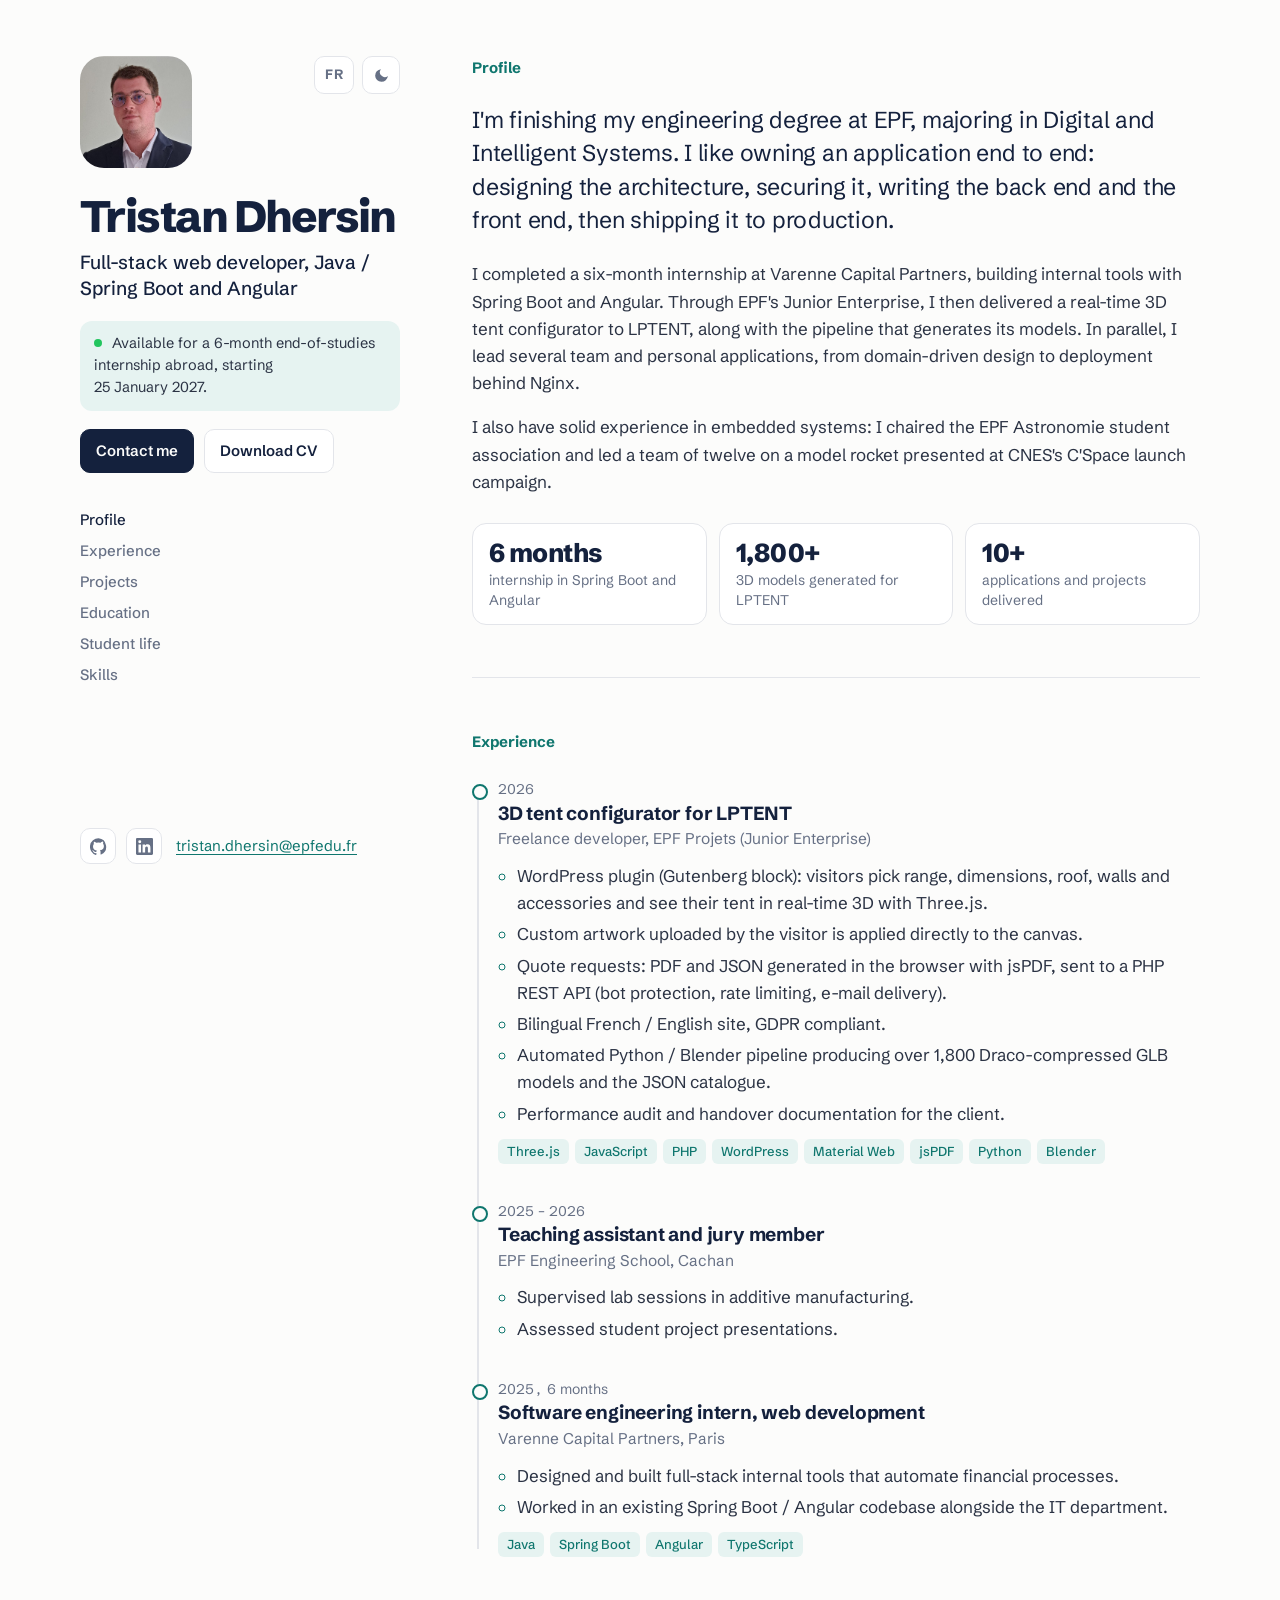
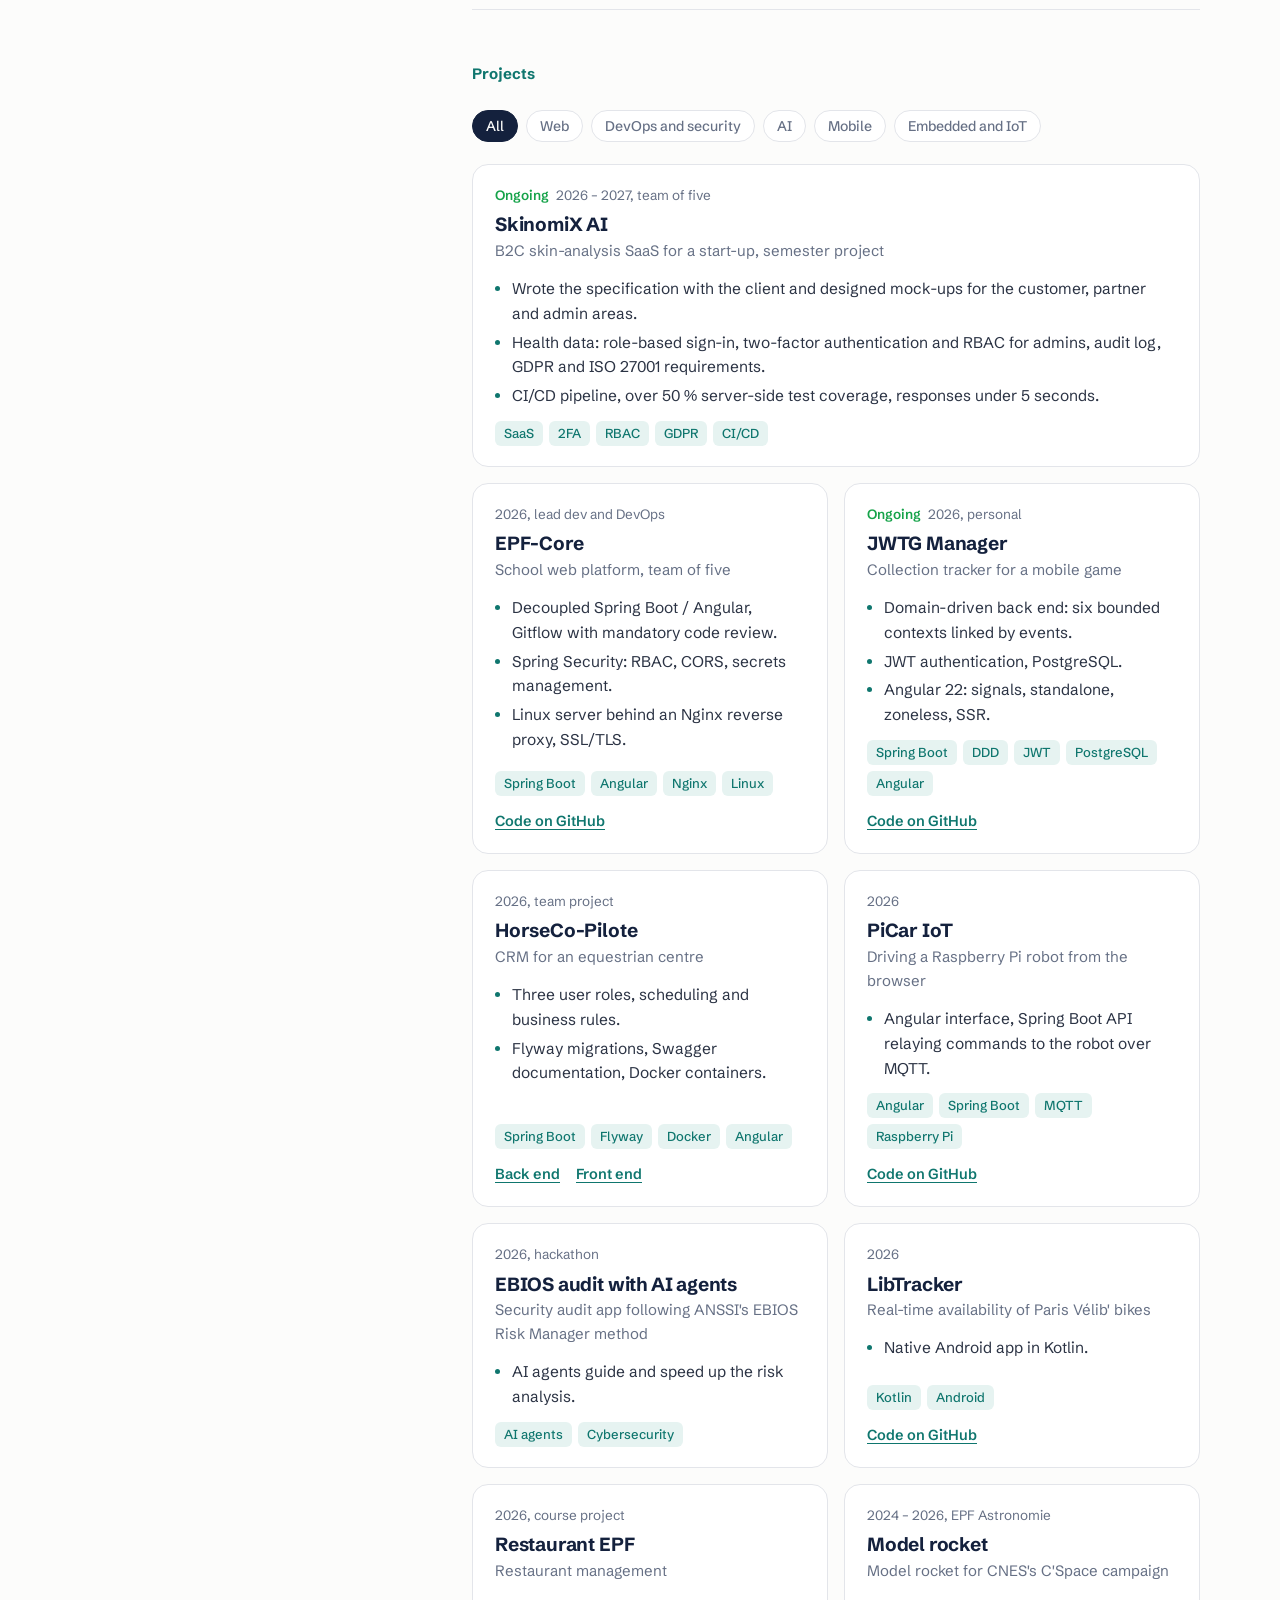
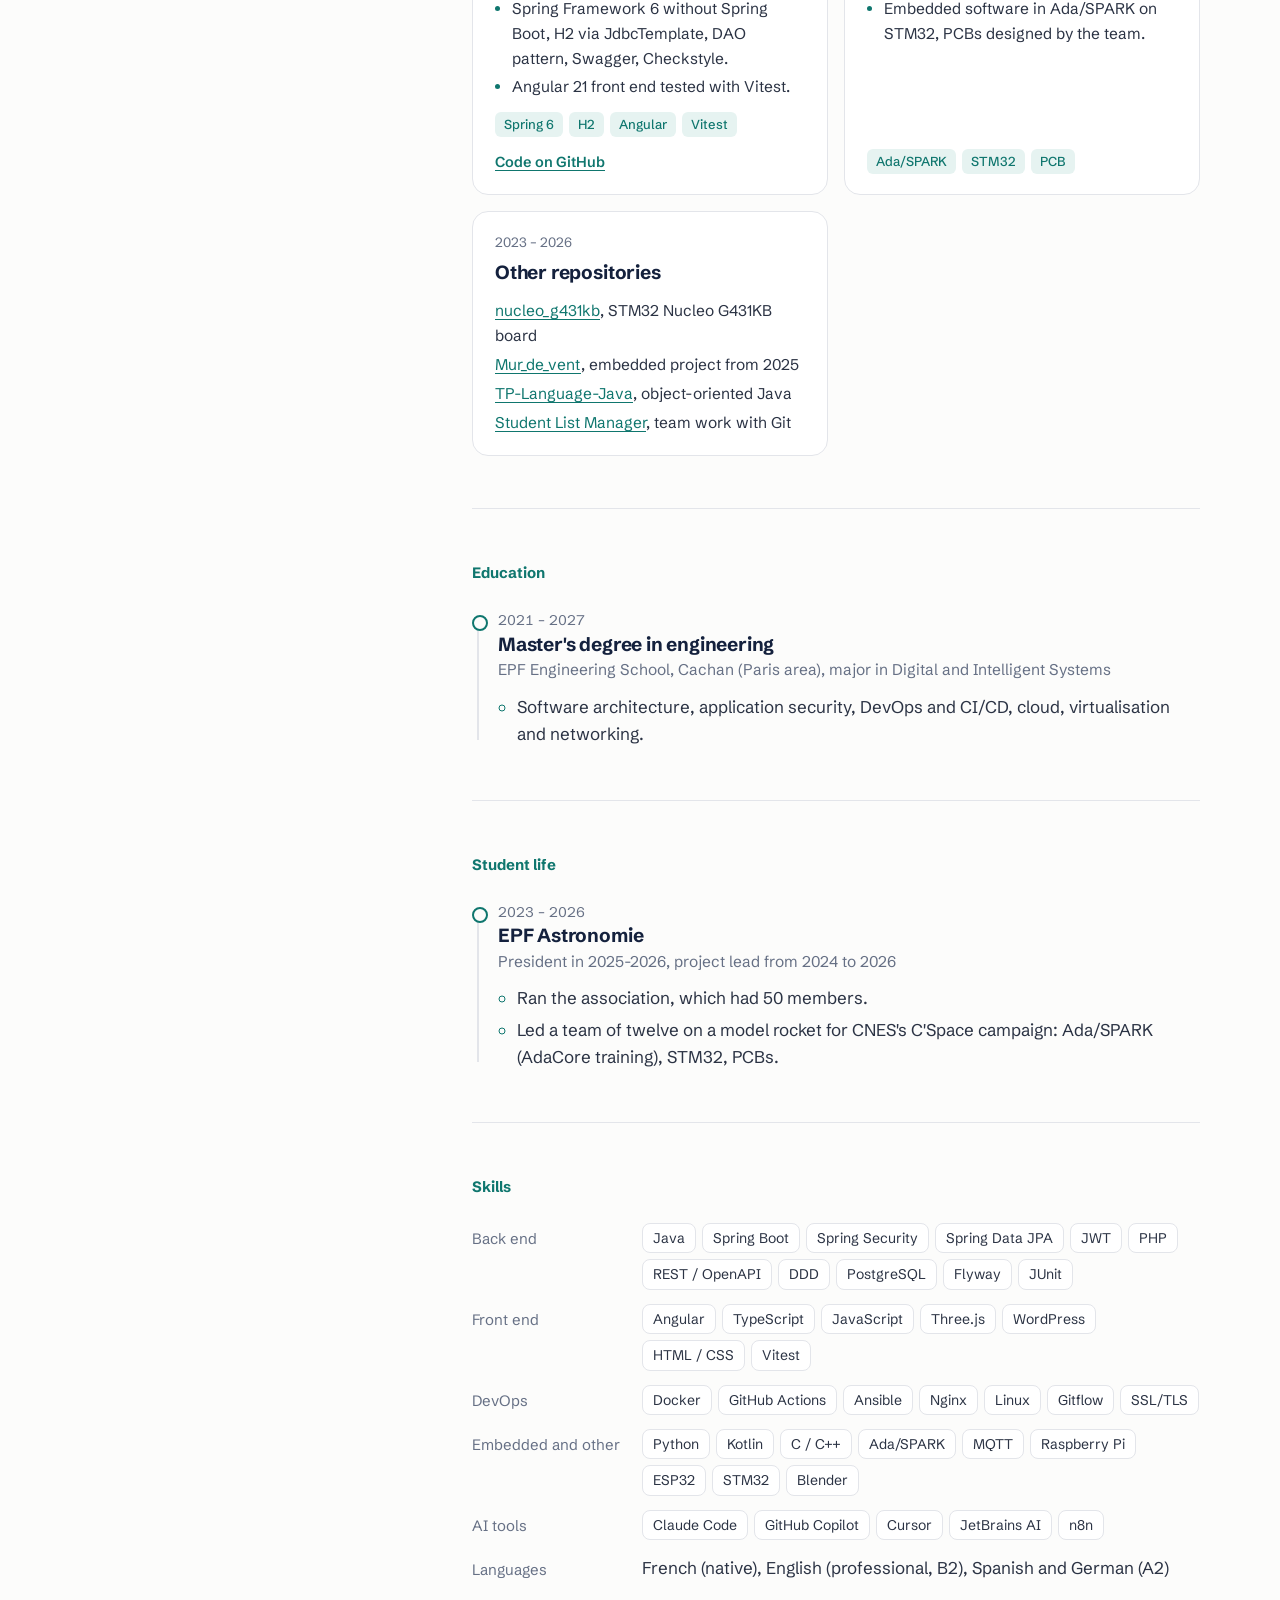
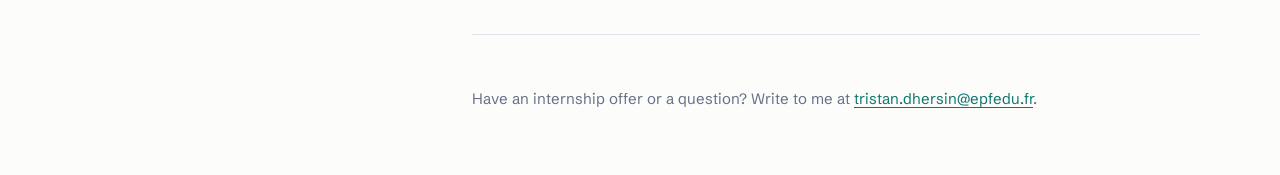
<file: index.html>
<!DOCTYPE html>
<html lang="en" data-theme="light">
<head>
  <meta charset="UTF-8" />
  <meta name="viewport" content="width=device-width, initial-scale=1.0" />
  <title>Tristan Dhersin, full-stack web developer</title>
  <meta name="description" content="Tristan Dhersin, final-year engineering student at EPF, full-stack web developer (Java / Spring Boot and Angular). Looking for a 6-month end-of-studies internship abroad starting 25 January 2027." />
  <link rel="alternate" hreflang="en" href="./" />
  <link rel="alternate" hreflang="fr" href="fr/" />
  <link rel="icon" href="data:image/svg+xml,<svg xmlns='http://www.w3.org/2000/svg' viewBox='0 0 100 100'><rect width='100' height='100' rx='20' fill='%230f766e'/><text x='50' y='67' font-size='50' text-anchor='middle' font-family='Arial' font-weight='700' fill='white'>T</text></svg>" />
  <script>
    try {
      if (localStorage.getItem("lang") === "fr") location.replace("fr/index.html");
      const t = localStorage.getItem("theme");
      document.documentElement.dataset.theme = t || (matchMedia("(prefers-color-scheme: dark)").matches ? "dark" : "light");
    } catch (e) {}
  </script>
  <link rel="preconnect" href="https://fonts.googleapis.com" />
  <link rel="preconnect" href="https://fonts.gstatic.com" crossorigin />
  <link href="https://fonts.googleapis.com/css2?family=Schibsted+Grotesk:wght@400;500;600;700;800&display=swap" rel="stylesheet" />
  <link rel="stylesheet" href="style.css" />
</head>
<body>
  <div class="layout">

    <aside class="side">
      <div class="side__top">
        <img class="side__photo" src="assets/photo.jpg" alt="Tristan Dhersin" width="112" height="112" />
        <div class="side__tools">
          <a class="lang" href="fr/index.html" hreflang="fr" lang="fr" data-lang="fr" title="Version française">FR</a>
          <button class="theme" id="themeToggle" type="button" aria-label="Switch between dark and light theme">
            <svg class="i-moon" viewBox="0 0 24 24" aria-hidden="true"><path d="M21 12.8A9 9 0 1 1 11.2 3a7 7 0 0 0 9.8 9.8z"/></svg>
            <svg class="i-sun" viewBox="0 0 24 24" aria-hidden="true"><circle cx="12" cy="12" r="4.5"/><path d="M12 2v2.5M12 19.5V22M4.2 4.2 6 6M18 18l1.8 1.8M2 12h2.5M19.5 12H22M4.2 19.8 6 18M18 6l1.8-1.8"/></svg>
          </button>
        </div>
      </div>

      <h1 class="side__name">Tristan Dhersin</h1>
      <p class="side__role">Full-stack web developer, Java / Spring Boot and Angular</p>

      <p class="status"><span class="status__dot" aria-hidden="true"></span>
        Available for a 6-month end-of-studies internship abroad,
        starting 25&nbsp;January&nbsp;2027.
      </p>

      <div class="side__cta">
        <a class="btn btn--solid" href="mailto:tristan.dhersin@epfedu.fr">Contact me</a>
        <a class="btn" href="assets/CV_Tristan_Dhersin_EN.pdf" target="_blank" rel="noopener">Download CV</a>
      </div>

      <nav class="side__nav" aria-label="Sections">
        <a href="#profile">Profile</a>
        <a href="#experience">Experience</a>
        <a href="#projects">Projects</a>
        <a href="#education">Education</a>
        <a href="#volunteering">Student life</a>
        <a href="#skills">Skills</a>
      </nav>

      <ul class="side__social">
        <li><a href="https://github.com/TristanBrouille" target="_blank" rel="noopener" aria-label="GitHub">
          <svg viewBox="0 0 24 24" aria-hidden="true"><path d="M12 .5a12 12 0 0 0-3.8 23.4c.6.1.8-.3.8-.6v-2c-3.3.7-4-1.6-4-1.6-.6-1.4-1.4-1.8-1.4-1.8-1.1-.7.1-.7.1-.7 1.2.1 1.8 1.2 1.8 1.2 1.1 1.8 2.8 1.3 3.5 1 .1-.8.4-1.3.8-1.6-2.7-.3-5.5-1.3-5.5-6 0-1.3.5-2.4 1.2-3.2-.1-.3-.5-1.5.1-3.2 0 0 1-.3 3.3 1.2a11.5 11.5 0 0 1 6 0C17.3 4.7 18.3 5 18.3 5c.7 1.7.3 2.9.1 3.2.8.8 1.2 1.9 1.2 3.2 0 4.6-2.8 5.6-5.5 5.9.4.4.8 1.1.8 2.2v3.3c0 .3.2.7.8.6A12 12 0 0 0 12 .5z"/></svg>
        </a></li>
        <li><a href="https://www.linkedin.com/in/tristan-dhersin-30085b224/" target="_blank" rel="noopener" aria-label="LinkedIn">
          <svg viewBox="0 0 24 24" aria-hidden="true"><path d="M20.4 20.5h-3.6v-5.6c0-1.3 0-3-1.8-3s-2.1 1.4-2.1 2.9v5.7H9.3V9h3.4v1.6c.5-.9 1.6-1.8 3.4-1.8 3.6 0 4.3 2.4 4.3 5.5v6.2zM5.3 7.4a2.1 2.1 0 1 1 0-4.2 2.1 2.1 0 0 1 0 4.2zM7.1 20.5H3.5V9h3.6v11.5zM22.2 0H1.8C.8 0 0 .8 0 1.7v20.6c0 .9.8 1.7 1.8 1.7h20.4c1 0 1.8-.8 1.8-1.7V1.7C24 .8 23.2 0 22.2 0z"/></svg>
        </a></li>
        <li class="side__mail"><a href="mailto:tristan.dhersin@epfedu.fr">tristan.dhersin@epfedu.fr</a></li>
      </ul>
    </aside>

    <main class="content">

      <section id="profile" class="block">
        <h2>Profile</h2>
        <p class="lead">
          I'm finishing my engineering degree at EPF, majoring in Digital and Intelligent Systems.
          I like owning an application end to end: designing the architecture, securing it,
          writing the back end and the front end, then shipping it to production.
        </p>
        <p>
          I completed a six-month internship at Varenne Capital Partners, building internal tools with Spring Boot
          and Angular. Through EPF's Junior Enterprise, I then delivered a real-time 3D tent configurator
          to LPTENT, along with the pipeline that generates its models. In parallel, I lead several team
          and personal applications, from domain-driven design to deployment behind Nginx.
        </p>
        <p>
          I also have solid experience in embedded systems: I chaired the EPF Astronomie student association and led
          a team of twelve on a model rocket presented at CNES's C'Space launch campaign.
        </p>

        <dl class="facts">
          <div><dt>6 months</dt><dd>internship in Spring Boot and Angular</dd></div>
          <div><dt>1,800+</dt><dd>3D models generated for LPTENT</dd></div>
          <div><dt>10+</dt><dd>applications and projects delivered</dd></div>
        </dl>
      </section>

      <section id="experience" class="block">
        <h2>Experience</h2>
        <ol class="timeline">
          <li class="tl">
            <p class="tl__when">2026</p>
            <h3>3D tent configurator for LPTENT</h3>
            <p class="tl__where">Freelance developer, EPF Projets (Junior Enterprise)</p>
            <ul>
              <li>WordPress plugin (Gutenberg block): visitors pick range, dimensions, roof, walls and accessories and see their tent in real-time 3D with Three.js.</li>
              <li>Custom artwork uploaded by the visitor is applied directly to the canvas.</li>
              <li>Quote requests: PDF and JSON generated in the browser with jsPDF, sent to a PHP REST API (bot protection, rate limiting, e-mail delivery).</li>
              <li>Bilingual French / English site, GDPR compliant.</li>
              <li>Automated Python / Blender pipeline producing over 1,800 Draco-compressed GLB models and the JSON catalogue.</li>
              <li>Performance audit and handover documentation for the client.</li>
            </ul>
            <p class="tags"><span>Three.js</span><span>JavaScript</span><span>PHP</span><span>WordPress</span><span>Material Web</span><span>jsPDF</span><span>Python</span><span>Blender</span></p>
          </li>

          <li class="tl">
            <p class="tl__when">2025 – 2026</p>
            <h3>Teaching assistant and jury member</h3>
            <p class="tl__where">EPF Engineering School, Cachan</p>
            <ul>
              <li>Supervised lab sessions in additive manufacturing.</li>
              <li>Assessed student project presentations.</li>
            </ul>
          </li>

          <li class="tl">
            <p class="tl__when">2025, 6 months</p>
            <h3>Software engineering intern, web development</h3>
            <p class="tl__where">Varenne Capital Partners, Paris</p>
            <ul>
              <li>Designed and built full-stack internal tools that automate financial processes.</li>
              <li>Worked in an existing Spring Boot / Angular codebase alongside the IT department.</li>
            </ul>
            <p class="tags"><span>Java</span><span>Spring Boot</span><span>Angular</span><span>TypeScript</span></p>
          </li>
        </ol>
      </section>

      <section id="projects" class="block">
        <h2>Projects</h2>

        <div class="filters" role="group" aria-label="Filter projects">
          <button class="filter is-on" data-filter="all" aria-pressed="true">All</button>
          <button class="filter" data-filter="web" aria-pressed="false">Web</button>
          <button class="filter" data-filter="devops" aria-pressed="false">DevOps and security</button>
          <button class="filter" data-filter="ia" aria-pressed="false">AI</button>
          <button class="filter" data-filter="mobile" aria-pressed="false">Mobile</button>
          <button class="filter" data-filter="iot" aria-pressed="false">Embedded and IoT</button>
        </div>

        <div class="cards" id="cards">
          <article class="card card--wide" data-cat="web devops">
            <p class="card__meta"><span class="live">Ongoing</span> 2026 – 2027, team of five</p>
            <h3>SkinomiX AI</h3>
            <p class="card__sub">B2C skin-analysis SaaS for a start-up, semester project</p>
            <ul>
              <li>Wrote the specification with the client and designed mock-ups for the customer, partner and admin areas.</li>
              <li>Health data: role-based sign-in, two-factor authentication and RBAC for admins, audit log, GDPR and ISO&nbsp;27001 requirements.</li>
              <li>CI/CD pipeline, over 50&nbsp;% server-side test coverage, responses under 5&nbsp;seconds.</li>
            </ul>
            <p class="tags"><span>SaaS</span><span>2FA</span><span>RBAC</span><span>GDPR</span><span>CI/CD</span></p>
          </article>

          <article class="card" data-cat="web devops">
            <p class="card__meta">2026, lead dev and DevOps</p>
            <h3>EPF-Core</h3>
            <p class="card__sub">School web platform, team of five</p>
            <ul>
              <li>Decoupled Spring Boot / Angular, Gitflow with mandatory code review.</li>
              <li>Spring Security: RBAC, CORS, secrets management.</li>
              <li>Linux server behind an Nginx reverse proxy, SSL/TLS.</li>
            </ul>
            <p class="tags"><span>Spring Boot</span><span>Angular</span><span>Nginx</span><span>Linux</span></p>
            <a class="card__link" href="https://github.com/TristanBrouille/EPF-Core" target="_blank" rel="noopener">Code on GitHub</a>
          </article>

          <article class="card" data-cat="web">
            <p class="card__meta"><span class="live">Ongoing</span> 2026, personal</p>
            <h3>JWTG Manager</h3>
            <p class="card__sub">Collection tracker for a mobile game</p>
            <ul>
              <li>Domain-driven back end: six bounded contexts linked by events.</li>
              <li>JWT authentication, PostgreSQL.</li>
              <li>Angular 22: signals, standalone, zoneless, SSR.</li>
            </ul>
            <p class="tags"><span>Spring Boot</span><span>DDD</span><span>JWT</span><span>PostgreSQL</span><span>Angular</span></p>
            <a class="card__link" href="https://github.com/TristanBrouille/JwtgManager" target="_blank" rel="noopener">Code on GitHub</a>
          </article>

          <article class="card" data-cat="web devops">
            <p class="card__meta">2026, team project</p>
            <h3>HorseCo-Pilote</h3>
            <p class="card__sub">CRM for an equestrian centre</p>
            <ul>
              <li>Three user roles, scheduling and business rules.</li>
              <li>Flyway migrations, Swagger documentation, Docker containers.</li>
            </ul>
            <p class="tags"><span>Spring Boot</span><span>Flyway</span><span>Docker</span><span>Angular</span></p>
            <p class="card__links">
              <a class="card__link" href="https://github.com/TristanBrouille/HorseCo-Pilote" target="_blank" rel="noopener">Back end</a>
              <a class="card__link" href="https://github.com/TristanBrouille/HorseCo-Pilote-Front" target="_blank" rel="noopener">Front end</a>
            </p>
          </article>

          <article class="card" data-cat="iot web">
            <p class="card__meta">2026</p>
            <h3>PiCar IoT</h3>
            <p class="card__sub">Driving a Raspberry Pi robot from the browser</p>
            <ul>
              <li>Angular interface, Spring Boot API relaying commands to the robot over MQTT.</li>
            </ul>
            <p class="tags"><span>Angular</span><span>Spring Boot</span><span>MQTT</span><span>Raspberry Pi</span></p>
            <a class="card__link" href="https://github.com/TristanBrouille/Projet_IOT_Picard" target="_blank" rel="noopener">Code on GitHub</a>
          </article>

          <article class="card" data-cat="ia devops">
            <p class="card__meta">2026, hackathon</p>
            <h3>EBIOS audit with AI agents</h3>
            <p class="card__sub">Security audit app following ANSSI's EBIOS Risk Manager method</p>
            <ul>
              <li>AI agents guide and speed up the risk analysis.</li>
            </ul>
            <p class="tags"><span>AI agents</span><span>Cybersecurity</span></p>
          </article>

          <article class="card" data-cat="mobile">
            <p class="card__meta">2026</p>
            <h3>LibTracker</h3>
            <p class="card__sub">Real-time availability of Paris Vélib' bikes</p>
            <ul>
              <li>Native Android app in Kotlin.</li>
            </ul>
            <p class="tags"><span>Kotlin</span><span>Android</span></p>
            <a class="card__link" href="https://github.com/TristanBrouille/LibTracker" target="_blank" rel="noopener">Code on GitHub</a>
          </article>

          <article class="card" data-cat="web">
            <p class="card__meta">2026, course project</p>
            <h3>Restaurant EPF</h3>
            <p class="card__sub">Restaurant management</p>
            <ul>
              <li>Spring Framework 6 without Spring Boot, H2 via JdbcTemplate, DAO pattern, Swagger, Checkstyle.</li>
              <li>Angular 21 front end tested with Vitest.</li>
            </ul>
            <p class="tags"><span>Spring 6</span><span>H2</span><span>Angular</span><span>Vitest</span></p>
            <a class="card__link" href="https://github.com/TristanBrouille/restaurant-epf-sujet" target="_blank" rel="noopener">Code on GitHub</a>
          </article>

          <article class="card" data-cat="iot">
            <p class="card__meta">2024 – 2026, EPF Astronomie</p>
            <h3>Model rocket</h3>
            <p class="card__sub">Model rocket for CNES's C'Space campaign</p>
            <ul>
              <li>Embedded software in Ada/SPARK on STM32, PCBs designed by the team.</li>
            </ul>
            <p class="tags"><span>Ada/SPARK</span><span>STM32</span><span>PCB</span></p>
          </article>

          <article class="card" data-cat="iot web">
            <p class="card__meta">2023 – 2026</p>
            <h3>Other repositories</h3>
            <ul class="plain">
              <li><a href="https://github.com/TristanBrouille/nucleo_g431kb" target="_blank" rel="noopener">nucleo_g431kb</a>, STM32 Nucleo G431KB board</li>
              <li><a href="https://github.com/TristanBrouille/Mur_de_vent" target="_blank" rel="noopener">Mur_de_vent</a>, embedded project from 2025</li>
              <li><a href="https://github.com/TristanBrouille/TP-Language-Java" target="_blank" rel="noopener">TP-Language-Java</a>, object-oriented Java</li>
              <li><a href="https://github.com/TristanBrouille/TP-Git---Student-List-Manager" target="_blank" rel="noopener">Student List Manager</a>, team work with Git</li>
            </ul>
          </article>
        </div>
      </section>

      <section id="education" class="block">
        <h2>Education</h2>
        <ol class="timeline">
          <li class="tl">
            <p class="tl__when">2021 – 2027</p>
            <h3>Master's degree in engineering</h3>
            <p class="tl__where">EPF Engineering School, Cachan (Paris area), major in Digital and Intelligent Systems</p>
            <ul>
              <li>Software architecture, application security, DevOps and CI/CD, cloud, virtualisation and networking.</li>
            </ul>
          </li>
        </ol>
      </section>

      <section id="volunteering" class="block">
        <h2>Student life</h2>
        <ol class="timeline">
          <li class="tl">
            <p class="tl__when">2023 – 2026</p>
            <h3>EPF Astronomie</h3>
            <p class="tl__where">President in 2025-2026, project lead from 2024 to 2026</p>
            <ul>
              <li>Ran the association, which had 50 members.</li>
              <li>Led a team of twelve on a model rocket for CNES's C'Space campaign: Ada/SPARK (AdaCore training), STM32, PCBs.</li>
            </ul>
          </li>
        </ol>
      </section>

      <section id="skills" class="block">
        <h2>Skills</h2>
        <dl class="skills">
          <dt>Back end</dt>
          <dd class="chips"><span>Java</span><span>Spring Boot</span><span>Spring Security</span><span>Spring Data JPA</span><span>JWT</span><span>PHP</span><span>REST / OpenAPI</span><span>DDD</span><span>PostgreSQL</span><span>Flyway</span><span>JUnit</span></dd>
          <dt>Front end</dt>
          <dd class="chips"><span>Angular</span><span>TypeScript</span><span>JavaScript</span><span>Three.js</span><span>WordPress</span><span>HTML / CSS</span><span>Vitest</span></dd>
          <dt>DevOps</dt>
          <dd class="chips"><span>Docker</span><span>GitHub Actions</span><span>Ansible</span><span>Nginx</span><span>Linux</span><span>Gitflow</span><span>SSL/TLS</span></dd>
          <dt>Embedded and other</dt>
          <dd class="chips"><span>Python</span><span>Kotlin</span><span>C / C++</span><span>Ada/SPARK</span><span>MQTT</span><span>Raspberry Pi</span><span>ESP32</span><span>STM32</span><span>Blender</span></dd>
          <dt>AI tools</dt>
          <dd class="chips"><span>Claude Code</span><span>GitHub Copilot</span><span>Cursor</span><span>JetBrains AI</span><span>n8n</span></dd>
          <dt>Languages</dt>
          <dd>French (native), English (professional, B2), Spanish and German (A2)</dd>
        </dl>
      </section>

      <footer class="foot">
        <p>Have an internship offer or a question? Write to me at <a href="mailto:tristan.dhersin@epfedu.fr">tristan.dhersin@epfedu.fr</a>.</p>
      </footer>
    </main>
  </div>
  <script src="script.js"></script>
</body>
</html>
</file>
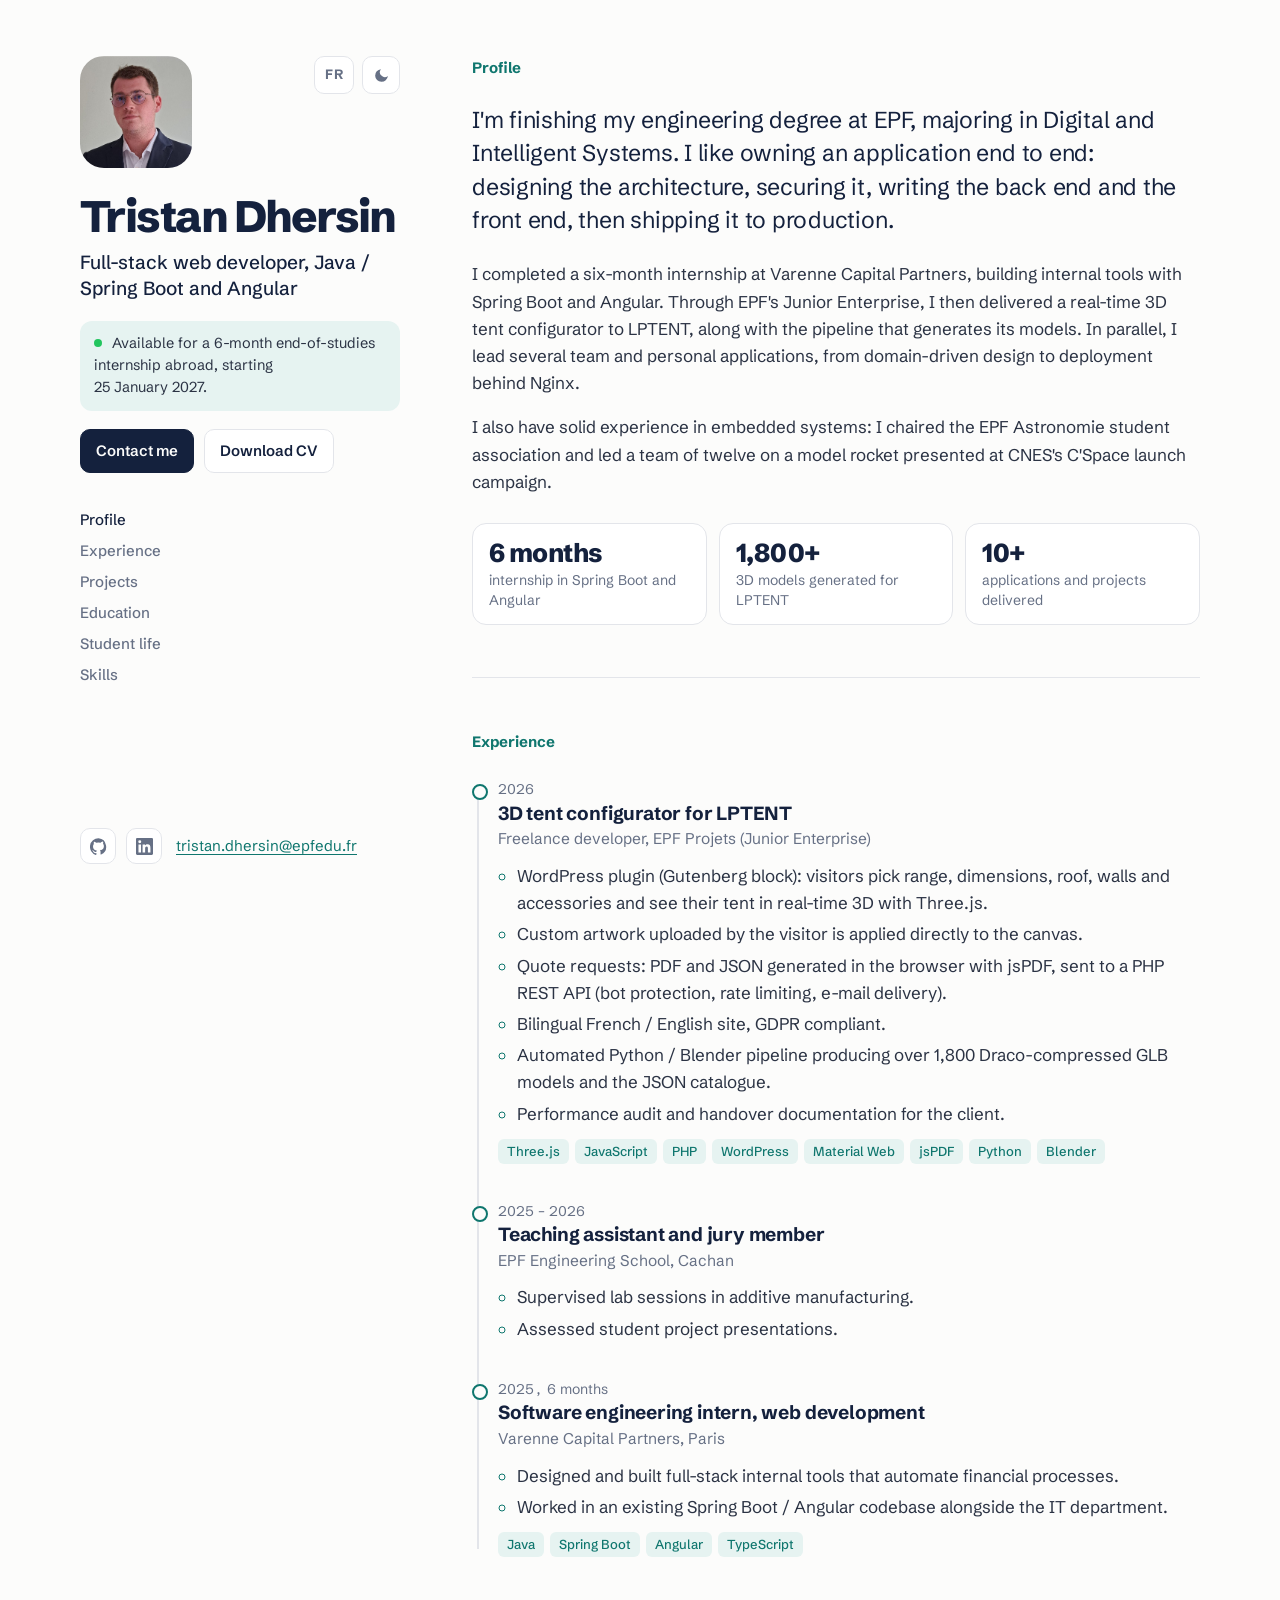
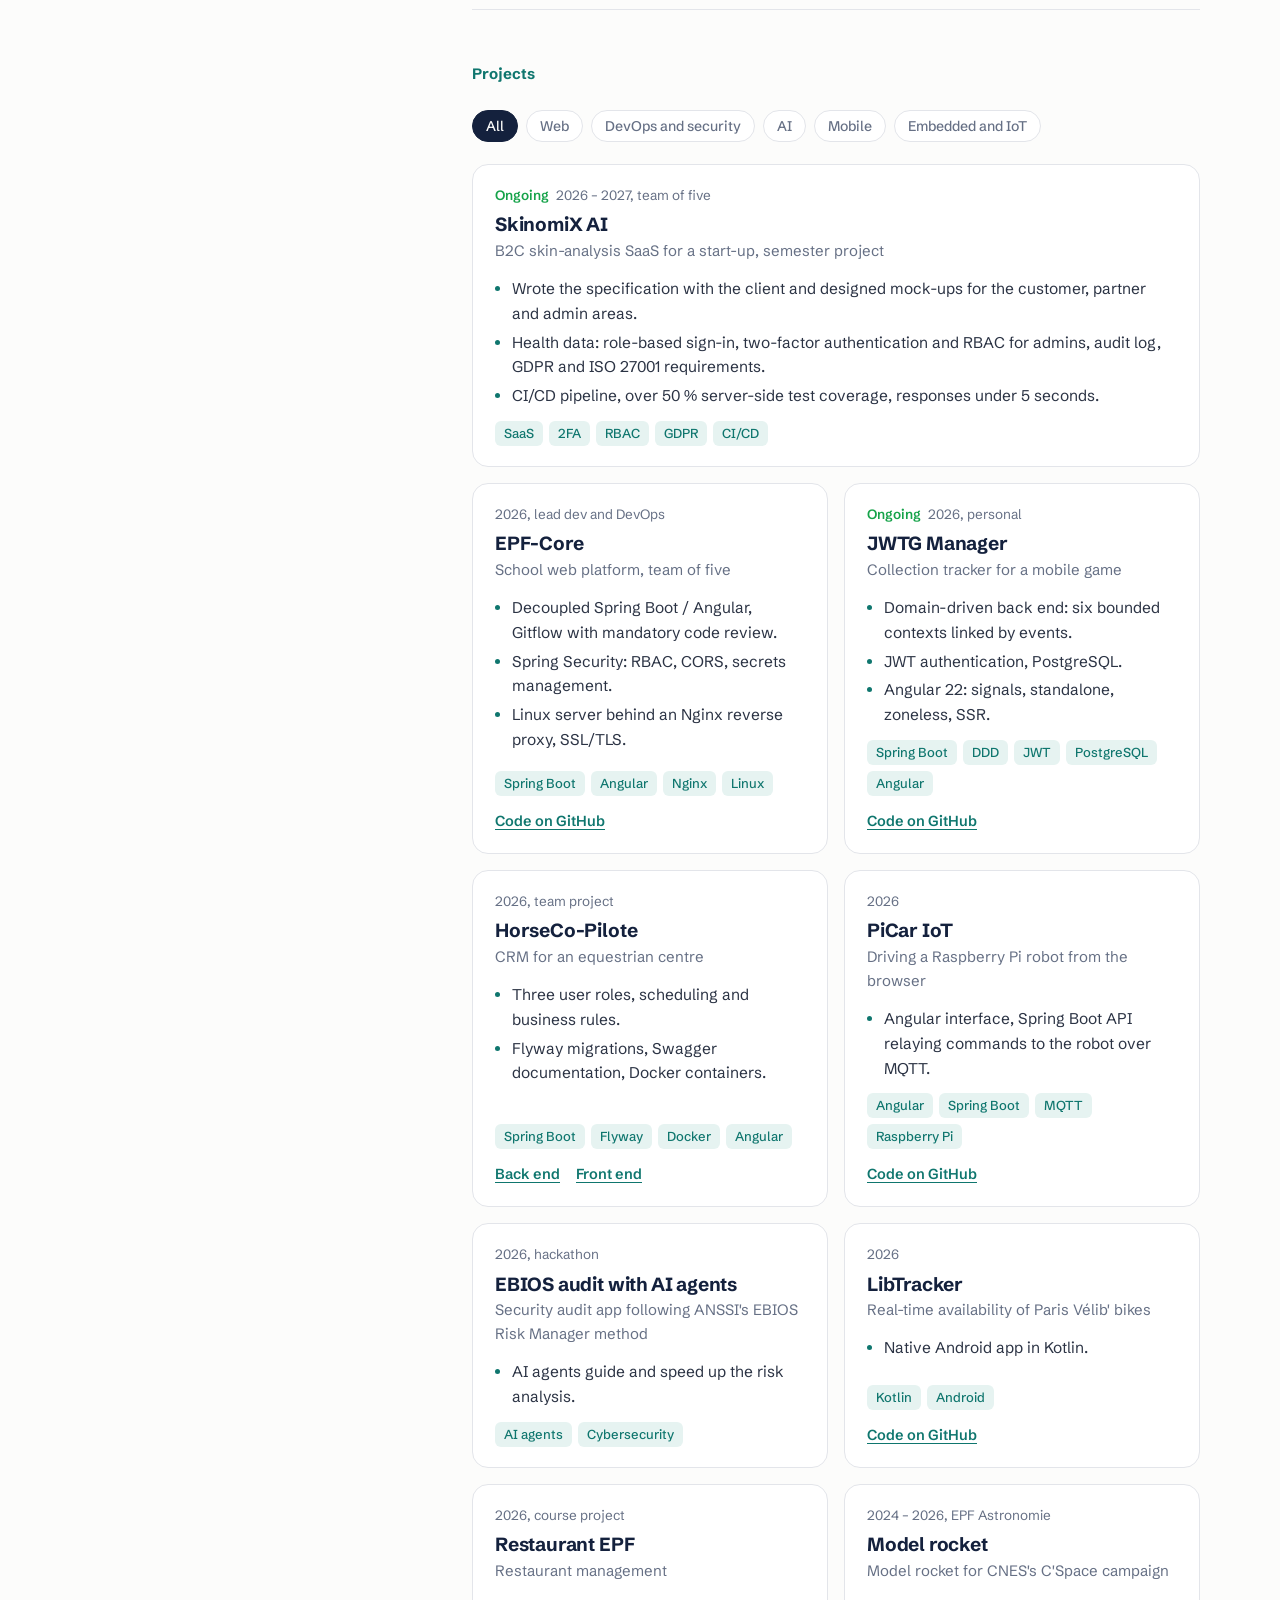
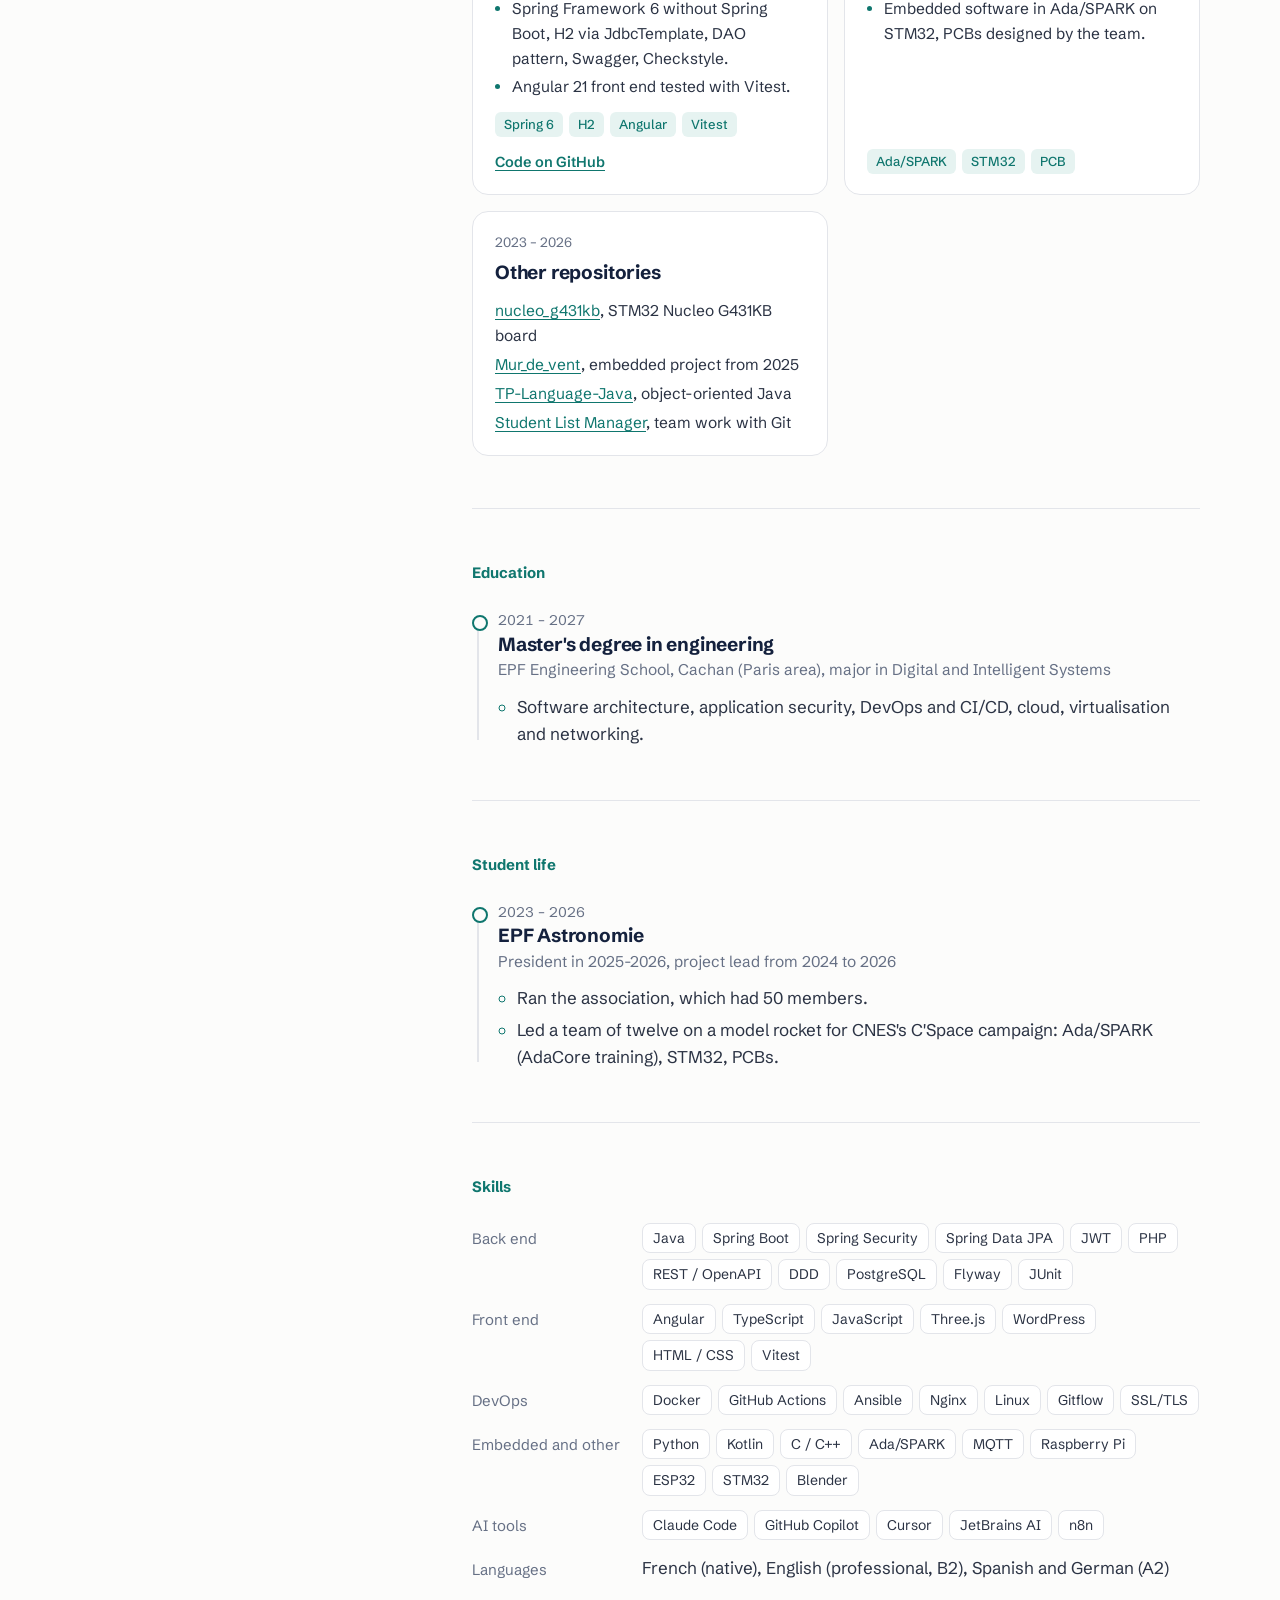
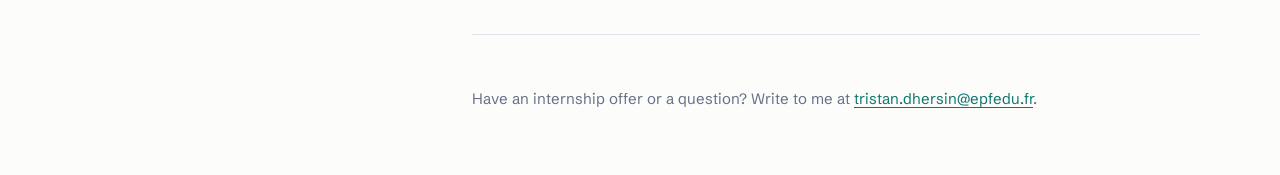
<file: en/index.html>
<!DOCTYPE html>
<html lang="en">
<head>
  <meta charset="UTF-8" />
  <title>Tristan Dhersin</title>
  <link rel="canonical" href="../" />
  <meta http-equiv="refresh" content="0; url=../index.html" />
  <script>try { localStorage.setItem("lang", "en"); } catch (e) {} location.replace("../index.html");</script>
</head>
<body><p><a href="../index.html">Tristan Dhersin, portfolio</a></p></body>
</html>
</file>
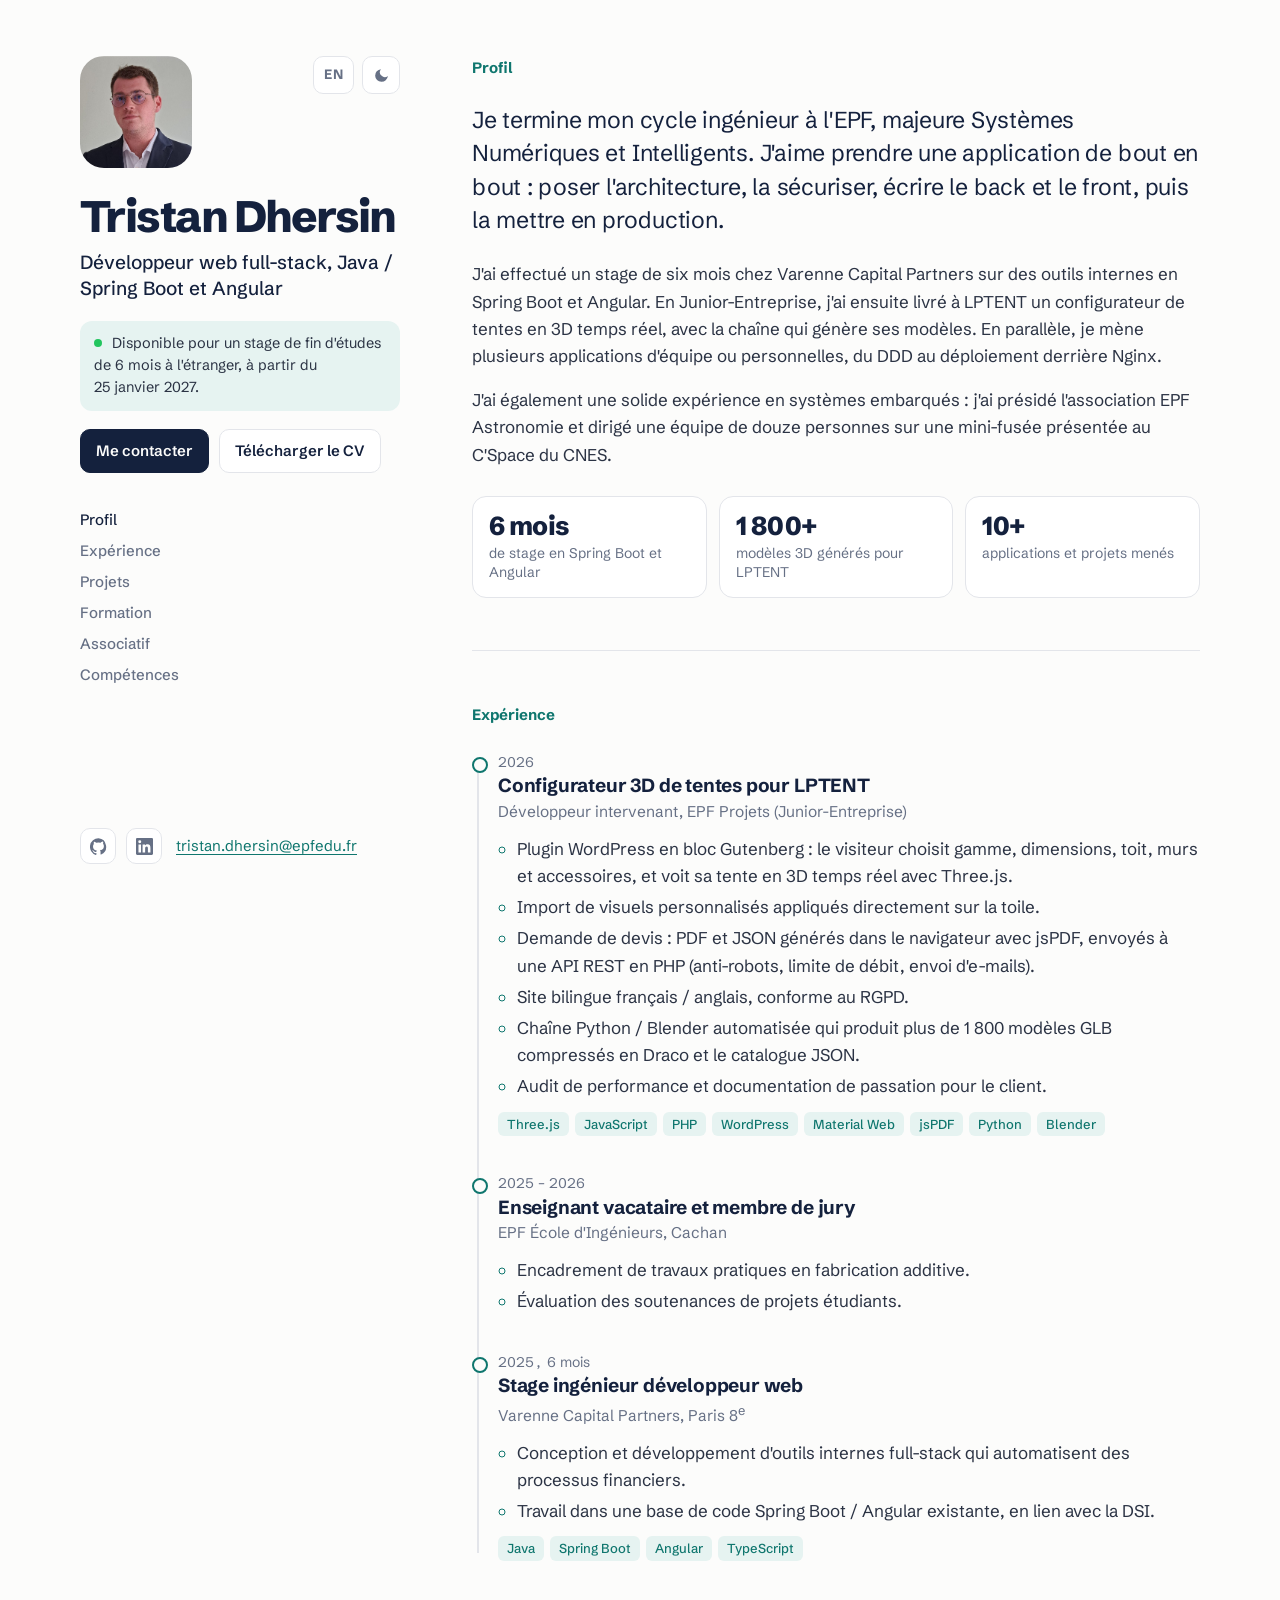
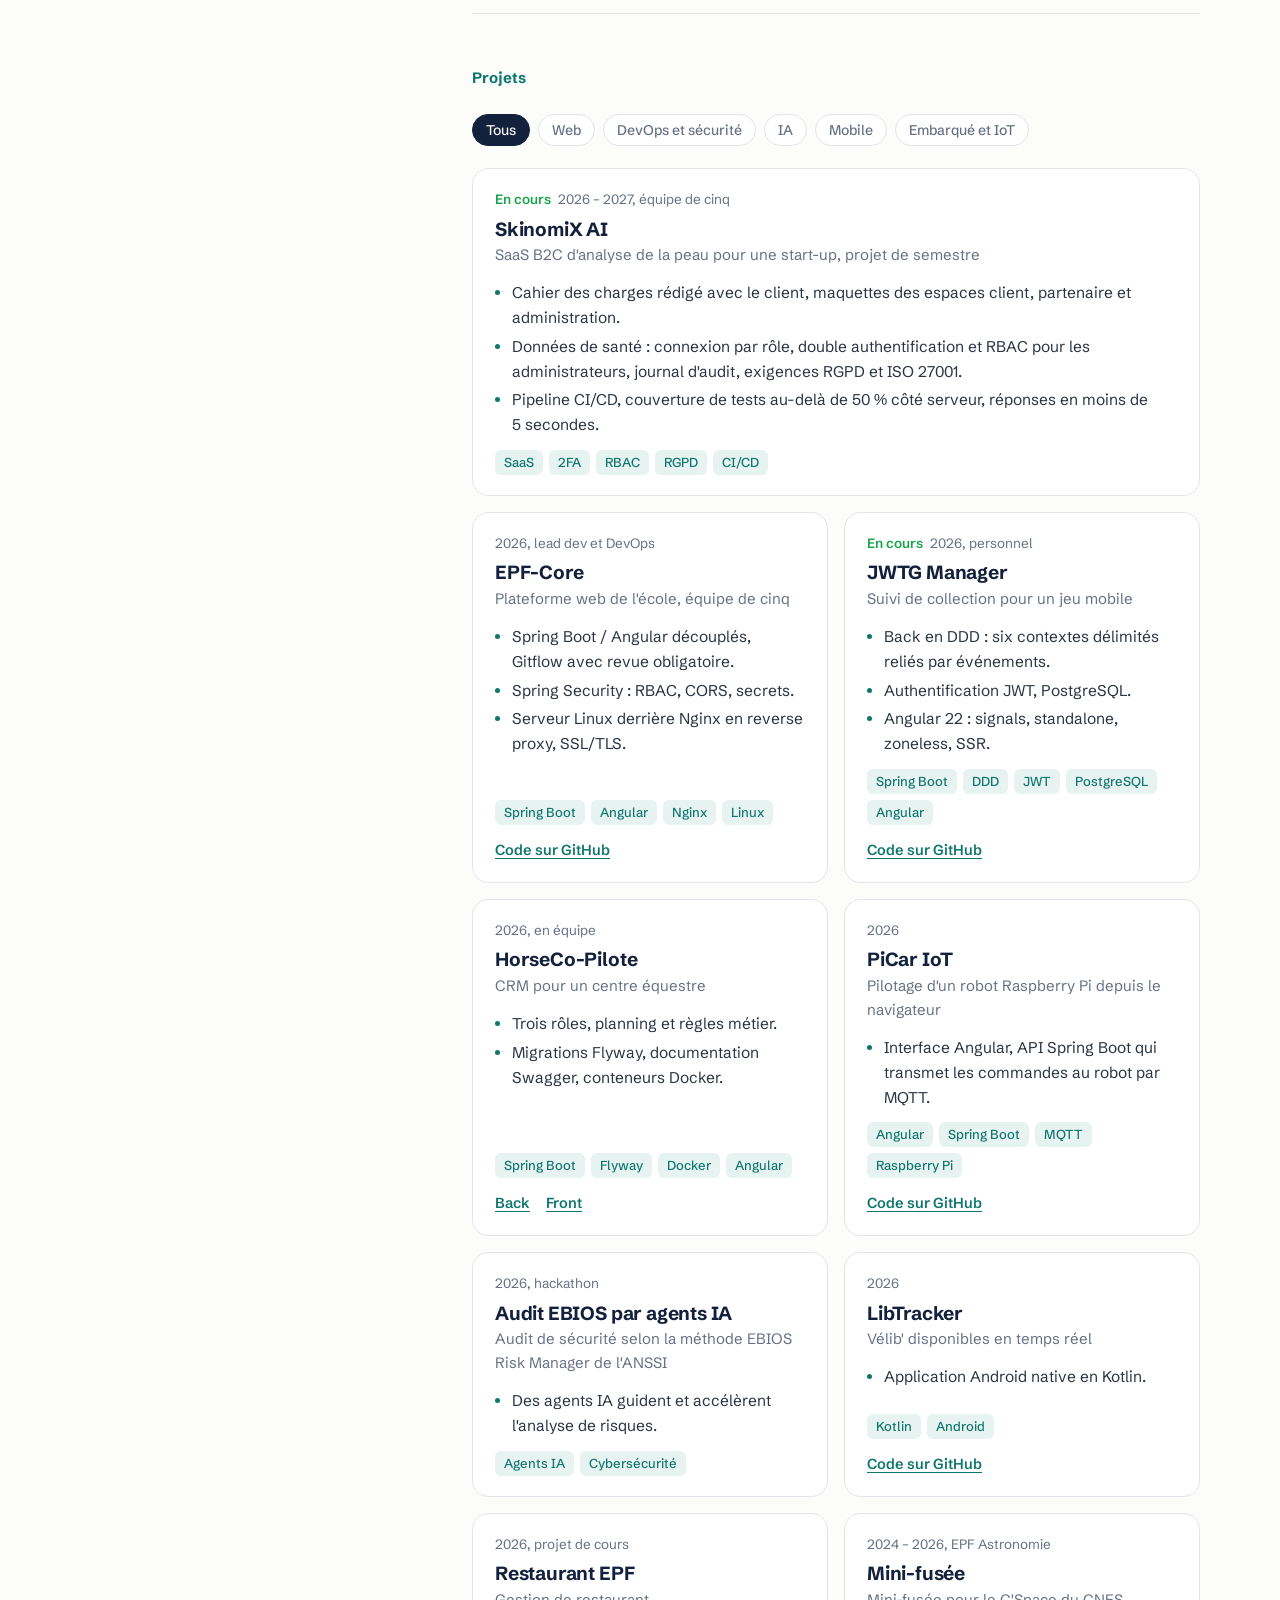
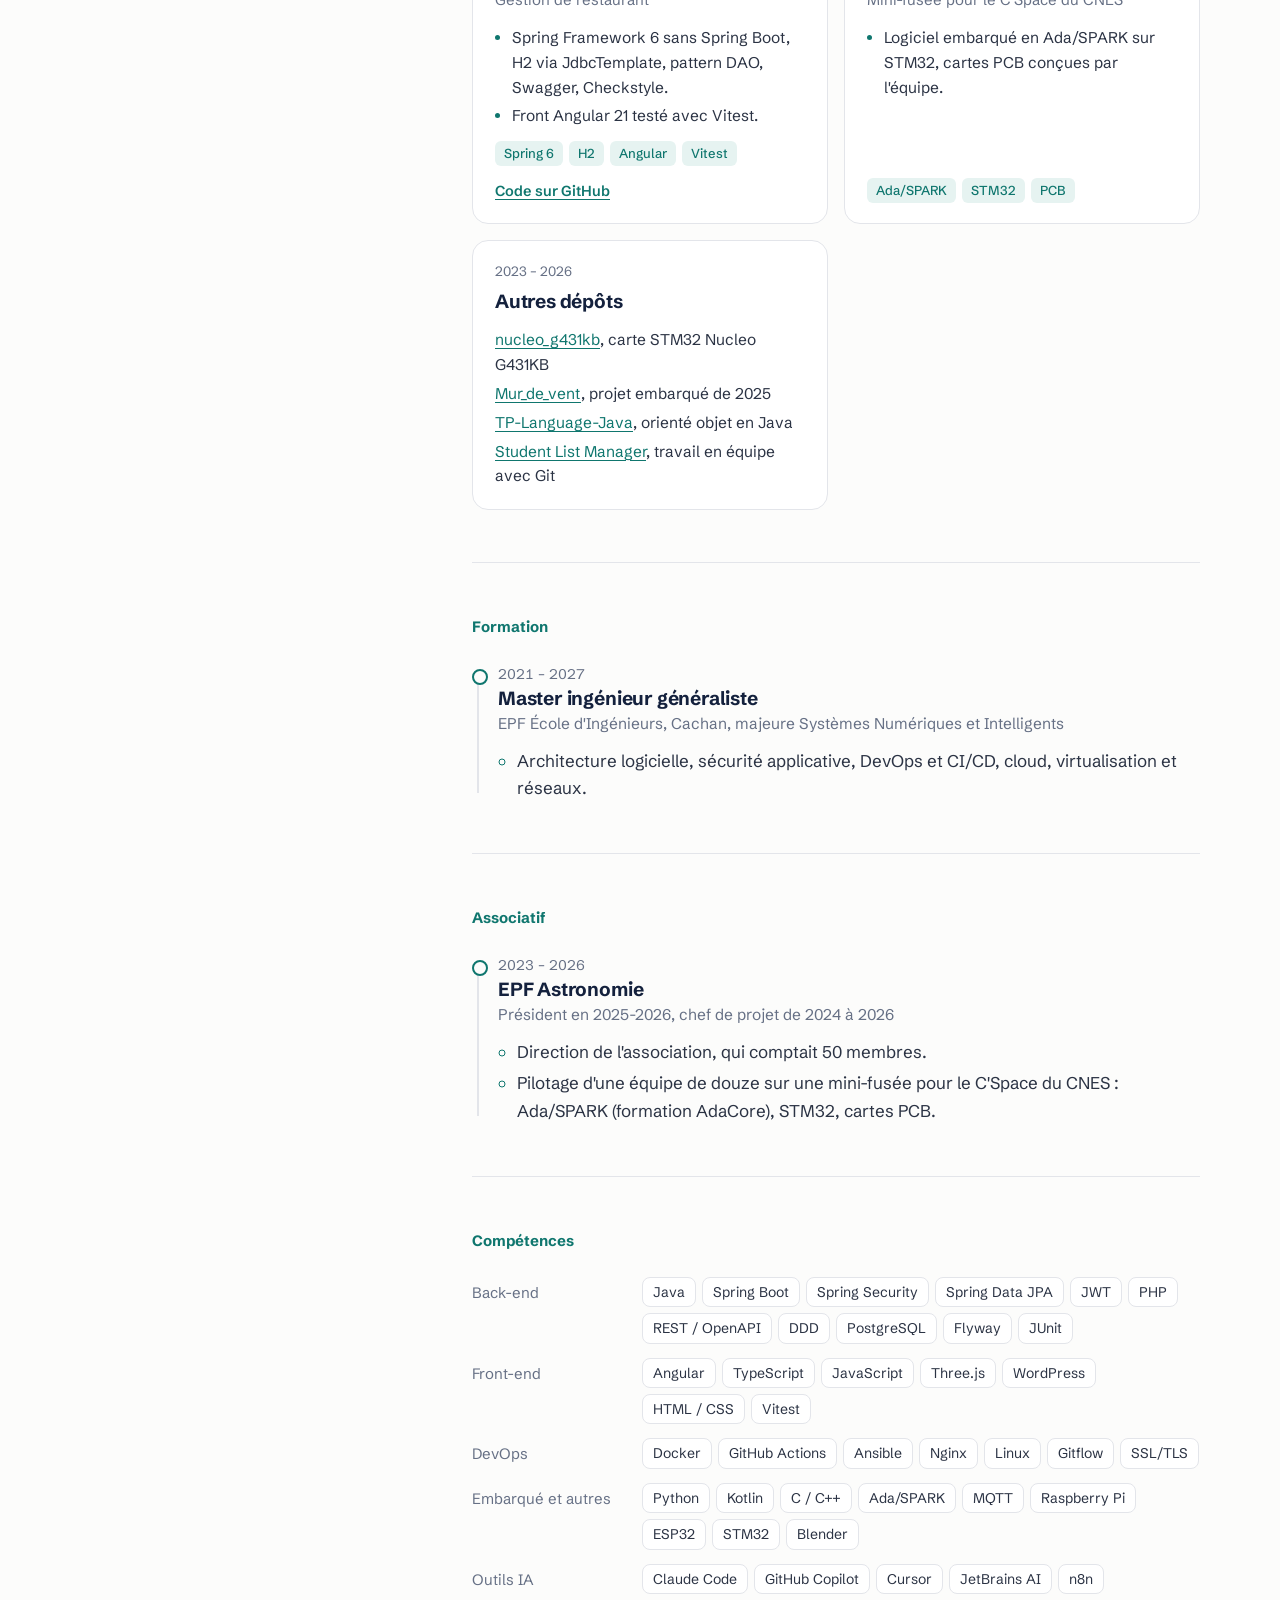
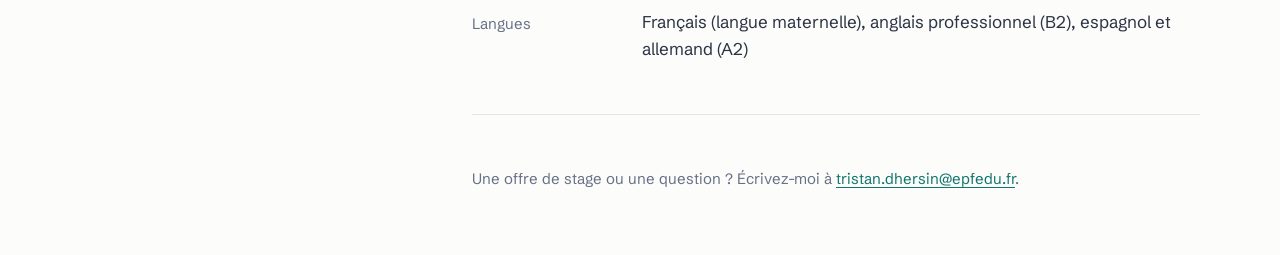
<file: fr/index.html>
<!DOCTYPE html>
<html lang="fr" data-theme="light">
<head>
  <meta charset="UTF-8" />
  <meta name="viewport" content="width=device-width, initial-scale=1.0" />
  <title>Tristan Dhersin, développeur web full-stack</title>
  <meta name="description" content="Tristan Dhersin, étudiant ingénieur à l'EPF, développeur web full-stack Java / Spring Boot et Angular. Cherche un stage de fin d'études de 6 mois à l'étranger à partir du 25 janvier 2027." />
  <link rel="icon" href="data:image/svg+xml,<svg xmlns='http://www.w3.org/2000/svg' viewBox='0 0 100 100'><rect width='100' height='100' rx='20' fill='%230f766e'/><text x='50' y='67' font-size='50' text-anchor='middle' font-family='Arial' font-weight='700' fill='white'>T</text></svg>" />
  <link rel="alternate" hreflang="fr" href="./" />
  <link rel="alternate" hreflang="en" href="../" />
  <script>
    try {
      const t = localStorage.getItem("theme");
      document.documentElement.dataset.theme = t || (matchMedia("(prefers-color-scheme: dark)").matches ? "dark" : "light");
    } catch (e) {}
  </script>
  <link rel="preconnect" href="https://fonts.googleapis.com" />
  <link rel="preconnect" href="https://fonts.gstatic.com" crossorigin />
  <link href="https://fonts.googleapis.com/css2?family=Schibsted+Grotesk:wght@400;500;600;700;800&display=swap" rel="stylesheet" />
  <link rel="stylesheet" href="../style.css" />
</head>
<body>
  <div class="layout">

    <aside class="side">
      <div class="side__top">
        <img class="side__photo" src="../assets/photo.jpg" alt="Tristan Dhersin" width="112" height="112" />
        <div class="side__tools">
          <a class="lang" href="../index.html" hreflang="en" lang="en" data-lang="en" title="English version">EN</a>
          <button class="theme" id="themeToggle" type="button" aria-label="Passer en thème sombre ou clair">
            <svg class="i-moon" viewBox="0 0 24 24" aria-hidden="true"><path d="M21 12.8A9 9 0 1 1 11.2 3a7 7 0 0 0 9.8 9.8z"/></svg>
            <svg class="i-sun" viewBox="0 0 24 24" aria-hidden="true"><circle cx="12" cy="12" r="4.5"/><path d="M12 2v2.5M12 19.5V22M4.2 4.2 6 6M18 18l1.8 1.8M2 12h2.5M19.5 12H22M4.2 19.8 6 18M18 6l1.8-1.8"/></svg>
          </button>
        </div>
      </div>

      <h1 class="side__name">Tristan Dhersin</h1>
      <p class="side__role">Développeur web full-stack, Java / Spring Boot et Angular</p>

      <p class="status"><span class="status__dot" aria-hidden="true"></span>
        Disponible pour un stage de fin d'études de 6&nbsp;mois à l'étranger,
        à partir du 25&nbsp;janvier&nbsp;2027.
      </p>

      <div class="side__cta">
        <a class="btn btn--solid" href="mailto:tristan.dhersin@epfedu.fr">Me contacter</a>
        <a class="btn" href="../assets/CV_Tristan_Dhersin.pdf" target="_blank" rel="noopener">Télécharger le CV</a>
      </div>

      <nav class="side__nav" aria-label="Sections">
        <a href="#profil">Profil</a>
        <a href="#experience">Expérience</a>
        <a href="#projets">Projets</a>
        <a href="#formation">Formation</a>
        <a href="#associatif">Associatif</a>
        <a href="#competences">Compétences</a>
      </nav>

      <ul class="side__social">
        <li><a href="https://github.com/TristanBrouille" target="_blank" rel="noopener" aria-label="GitHub">
          <svg viewBox="0 0 24 24" aria-hidden="true"><path d="M12 .5a12 12 0 0 0-3.8 23.4c.6.1.8-.3.8-.6v-2c-3.3.7-4-1.6-4-1.6-.6-1.4-1.4-1.8-1.4-1.8-1.1-.7.1-.7.1-.7 1.2.1 1.8 1.2 1.8 1.2 1.1 1.8 2.8 1.3 3.5 1 .1-.8.4-1.3.8-1.6-2.7-.3-5.5-1.3-5.5-6 0-1.3.5-2.4 1.2-3.2-.1-.3-.5-1.5.1-3.2 0 0 1-.3 3.3 1.2a11.5 11.5 0 0 1 6 0C17.3 4.7 18.3 5 18.3 5c.7 1.7.3 2.9.1 3.2.8.8 1.2 1.9 1.2 3.2 0 4.6-2.8 5.6-5.5 5.9.4.4.8 1.1.8 2.2v3.3c0 .3.2.7.8.6A12 12 0 0 0 12 .5z"/></svg>
        </a></li>
        <li><a href="https://www.linkedin.com/in/tristan-dhersin-30085b224/" target="_blank" rel="noopener" aria-label="LinkedIn">
          <svg viewBox="0 0 24 24" aria-hidden="true"><path d="M20.4 20.5h-3.6v-5.6c0-1.3 0-3-1.8-3s-2.1 1.4-2.1 2.9v5.7H9.3V9h3.4v1.6c.5-.9 1.6-1.8 3.4-1.8 3.6 0 4.3 2.4 4.3 5.5v6.2zM5.3 7.4a2.1 2.1 0 1 1 0-4.2 2.1 2.1 0 0 1 0 4.2zM7.1 20.5H3.5V9h3.6v11.5zM22.2 0H1.8C.8 0 0 .8 0 1.7v20.6c0 .9.8 1.7 1.8 1.7h20.4c1 0 1.8-.8 1.8-1.7V1.7C24 .8 23.2 0 22.2 0z"/></svg>
        </a></li>
        <li class="side__mail"><a href="mailto:tristan.dhersin@epfedu.fr">tristan.dhersin@epfedu.fr</a></li>
      </ul>
    </aside>

    <main class="content">

      <!-- Profil -->
      <section id="profil" class="block">
        <h2>Profil</h2>
        <p class="lead">
          Je termine mon cycle ingénieur à l'EPF, majeure Systèmes Numériques et Intelligents.
          J'aime prendre une application de bout en bout&nbsp;: poser l'architecture, la sécuriser,
          écrire le back et le front, puis la mettre en production.
        </p>
        <p>
          J'ai effectué un stage de six mois chez Varenne Capital Partners sur des outils internes en Spring Boot
          et Angular. En Junior-Entreprise, j'ai ensuite livré à LPTENT un configurateur de tentes en 3D
          temps réel, avec la chaîne qui génère ses modèles. En parallèle, je mène plusieurs applications
          d'équipe ou personnelles, du DDD au déploiement derrière Nginx.
        </p>
        <p>
          J'ai également une solide expérience en systèmes embarqués&nbsp;: j'ai présidé l'association EPF Astronomie et dirigé
          une équipe de douze personnes sur une mini-fusée présentée au C'Space du CNES.
        </p>

        <dl class="facts">
          <div><dt>6 mois</dt><dd>de stage en Spring Boot et Angular</dd></div>
          <div><dt>1&nbsp;800+</dt><dd>modèles 3D générés pour LPTENT</dd></div>
          <div><dt>10+</dt><dd>applications et projets menés</dd></div>
        </dl>
      </section>

      <!-- Expérience -->
      <section id="experience" class="block">
        <h2>Expérience</h2>
        <ol class="timeline">
          <li class="tl">
            <p class="tl__when">2026</p>
            <h3>Configurateur 3D de tentes pour LPTENT</h3>
            <p class="tl__where">Développeur intervenant, EPF Projets (Junior-Entreprise)</p>
            <ul>
              <li>Plugin WordPress en bloc Gutenberg&nbsp;: le visiteur choisit gamme, dimensions, toit, murs et accessoires, et voit sa tente en 3D temps réel avec Three.js.</li>
              <li>Import de visuels personnalisés appliqués directement sur la toile.</li>
              <li>Demande de devis&nbsp;: PDF et JSON générés dans le navigateur avec jsPDF, envoyés à une API REST en PHP (anti-robots, limite de débit, envoi d'e-mails).</li>
              <li>Site bilingue français / anglais, conforme au RGPD.</li>
              <li>Chaîne Python / Blender automatisée qui produit plus de 1&nbsp;800 modèles GLB compressés en Draco et le catalogue JSON.</li>
              <li>Audit de performance et documentation de passation pour le client.</li>
            </ul>
            <p class="tags"><span>Three.js</span><span>JavaScript</span><span>PHP</span><span>WordPress</span><span>Material Web</span><span>jsPDF</span><span>Python</span><span>Blender</span></p>
          </li>

          <li class="tl">
            <p class="tl__when">2025 – 2026</p>
            <h3>Enseignant vacataire et membre de jury</h3>
            <p class="tl__where">EPF École d'Ingénieurs, Cachan</p>
            <ul>
              <li>Encadrement de travaux pratiques en fabrication additive.</li>
              <li>Évaluation des soutenances de projets étudiants.</li>
            </ul>
          </li>

          <li class="tl">
            <p class="tl__when">2025, 6 mois</p>
            <h3>Stage ingénieur développeur web</h3>
            <p class="tl__where">Varenne Capital Partners, Paris 8<sup>e</sup></p>
            <ul>
              <li>Conception et développement d'outils internes full-stack qui automatisent des processus financiers.</li>
              <li>Travail dans une base de code Spring Boot / Angular existante, en lien avec la DSI.</li>
            </ul>
            <p class="tags"><span>Java</span><span>Spring Boot</span><span>Angular</span><span>TypeScript</span></p>
          </li>
        </ol>
      </section>

      <!-- Projets -->
      <section id="projets" class="block">
        <h2>Projets</h2>

        <div class="filters" role="group" aria-label="Filtrer les projets">
          <button class="filter is-on" data-filter="all" aria-pressed="true">Tous</button>
          <button class="filter" data-filter="web" aria-pressed="false">Web</button>
          <button class="filter" data-filter="devops" aria-pressed="false">DevOps et sécurité</button>
          <button class="filter" data-filter="ia" aria-pressed="false">IA</button>
          <button class="filter" data-filter="mobile" aria-pressed="false">Mobile</button>
          <button class="filter" data-filter="iot" aria-pressed="false">Embarqué et IoT</button>
        </div>

        <div class="cards" id="cards">
          <article class="card card--wide" data-cat="web devops">
            <p class="card__meta"><span class="live">En cours</span> 2026 – 2027, équipe de cinq</p>
            <h3>SkinomiX AI</h3>
            <p class="card__sub">SaaS B2C d'analyse de la peau pour une start-up, projet de semestre</p>
            <ul>
              <li>Cahier des charges rédigé avec le client, maquettes des espaces client, partenaire et administration.</li>
              <li>Données de santé&nbsp;: connexion par rôle, double authentification et RBAC pour les administrateurs, journal d'audit, exigences RGPD et ISO&nbsp;27001.</li>
              <li>Pipeline CI/CD, couverture de tests au-delà de 50&nbsp;% côté serveur, réponses en moins de 5&nbsp;secondes.</li>
            </ul>
            <p class="tags"><span>SaaS</span><span>2FA</span><span>RBAC</span><span>RGPD</span><span>CI/CD</span></p>
          </article>

          <article class="card" data-cat="web devops">
            <p class="card__meta">2026, lead dev et DevOps</p>
            <h3>EPF-Core</h3>
            <p class="card__sub">Plateforme web de l'école, équipe de cinq</p>
            <ul>
              <li>Spring Boot / Angular découplés, Gitflow avec revue obligatoire.</li>
              <li>Spring Security&nbsp;: RBAC, CORS, secrets.</li>
              <li>Serveur Linux derrière Nginx en reverse proxy, SSL/TLS.</li>
            </ul>
            <p class="tags"><span>Spring Boot</span><span>Angular</span><span>Nginx</span><span>Linux</span></p>
            <a class="card__link" href="https://github.com/TristanBrouille/EPF-Core" target="_blank" rel="noopener">Code sur GitHub</a>
          </article>

          <article class="card" data-cat="web">
            <p class="card__meta"><span class="live">En cours</span> 2026, personnel</p>
            <h3>JWTG Manager</h3>
            <p class="card__sub">Suivi de collection pour un jeu mobile</p>
            <ul>
              <li>Back en DDD&nbsp;: six contextes délimités reliés par événements.</li>
              <li>Authentification JWT, PostgreSQL.</li>
              <li>Angular 22&nbsp;: signals, standalone, zoneless, SSR.</li>
            </ul>
            <p class="tags"><span>Spring Boot</span><span>DDD</span><span>JWT</span><span>PostgreSQL</span><span>Angular</span></p>
            <a class="card__link" href="https://github.com/TristanBrouille/JwtgManager" target="_blank" rel="noopener">Code sur GitHub</a>
          </article>

          <article class="card" data-cat="web devops">
            <p class="card__meta">2026, en équipe</p>
            <h3>HorseCo-Pilote</h3>
            <p class="card__sub">CRM pour un centre équestre</p>
            <ul>
              <li>Trois rôles, planning et règles métier.</li>
              <li>Migrations Flyway, documentation Swagger, conteneurs Docker.</li>
            </ul>
            <p class="tags"><span>Spring Boot</span><span>Flyway</span><span>Docker</span><span>Angular</span></p>
            <p class="card__links">
              <a class="card__link" href="https://github.com/TristanBrouille/HorseCo-Pilote" target="_blank" rel="noopener">Back</a>
              <a class="card__link" href="https://github.com/TristanBrouille/HorseCo-Pilote-Front" target="_blank" rel="noopener">Front</a>
            </p>
          </article>

          <article class="card" data-cat="iot web">
            <p class="card__meta">2026</p>
            <h3>PiCar IoT</h3>
            <p class="card__sub">Pilotage d'un robot Raspberry Pi depuis le navigateur</p>
            <ul>
              <li>Interface Angular, API Spring Boot qui transmet les commandes au robot par MQTT.</li>
            </ul>
            <p class="tags"><span>Angular</span><span>Spring Boot</span><span>MQTT</span><span>Raspberry Pi</span></p>
            <a class="card__link" href="https://github.com/TristanBrouille/Projet_IOT_Picard" target="_blank" rel="noopener">Code sur GitHub</a>
          </article>

          <article class="card" data-cat="ia devops">
            <p class="card__meta">2026, hackathon</p>
            <h3>Audit EBIOS par agents IA</h3>
            <p class="card__sub">Audit de sécurité selon la méthode EBIOS Risk Manager de l'ANSSI</p>
            <ul>
              <li>Des agents IA guident et accélèrent l'analyse de risques.</li>
            </ul>
            <p class="tags"><span>Agents IA</span><span>Cybersécurité</span></p>
          </article>

          <article class="card" data-cat="mobile">
            <p class="card__meta">2026</p>
            <h3>LibTracker</h3>
            <p class="card__sub">Vélib' disponibles en temps réel</p>
            <ul>
              <li>Application Android native en Kotlin.</li>
            </ul>
            <p class="tags"><span>Kotlin</span><span>Android</span></p>
            <a class="card__link" href="https://github.com/TristanBrouille/LibTracker" target="_blank" rel="noopener">Code sur GitHub</a>
          </article>

          <article class="card" data-cat="web">
            <p class="card__meta">2026, projet de cours</p>
            <h3>Restaurant EPF</h3>
            <p class="card__sub">Gestion de restaurant</p>
            <ul>
              <li>Spring Framework 6 sans Spring Boot, H2 via JdbcTemplate, pattern DAO, Swagger, Checkstyle.</li>
              <li>Front Angular 21 testé avec Vitest.</li>
            </ul>
            <p class="tags"><span>Spring 6</span><span>H2</span><span>Angular</span><span>Vitest</span></p>
            <a class="card__link" href="https://github.com/TristanBrouille/restaurant-epf-sujet" target="_blank" rel="noopener">Code sur GitHub</a>
          </article>

          <article class="card" data-cat="iot">
            <p class="card__meta">2024 – 2026, EPF Astronomie</p>
            <h3>Mini-fusée</h3>
            <p class="card__sub">Mini-fusée pour le C'Space du CNES</p>
            <ul>
              <li>Logiciel embarqué en Ada/SPARK sur STM32, cartes PCB conçues par l'équipe.</li>
            </ul>
            <p class="tags"><span>Ada/SPARK</span><span>STM32</span><span>PCB</span></p>
          </article>

          <article class="card" data-cat="iot web">
            <p class="card__meta">2023 – 2026</p>
            <h3>Autres dépôts</h3>
            <ul class="plain">
              <li><a href="https://github.com/TristanBrouille/nucleo_g431kb" target="_blank" rel="noopener">nucleo_g431kb</a>, carte STM32 Nucleo G431KB</li>
              <li><a href="https://github.com/TristanBrouille/Mur_de_vent" target="_blank" rel="noopener">Mur_de_vent</a>, projet embarqué de 2025</li>
              <li><a href="https://github.com/TristanBrouille/TP-Language-Java" target="_blank" rel="noopener">TP-Language-Java</a>, orienté objet en Java</li>
              <li><a href="https://github.com/TristanBrouille/TP-Git---Student-List-Manager" target="_blank" rel="noopener">Student List Manager</a>, travail en équipe avec Git</li>
            </ul>
          </article>
        </div>
      </section>

      <!-- Formation -->
      <section id="formation" class="block">
        <h2>Formation</h2>
        <ol class="timeline">
          <li class="tl">
            <p class="tl__when">2021 – 2027</p>
            <h3>Master ingénieur généraliste</h3>
            <p class="tl__where">EPF École d'Ingénieurs, Cachan, majeure Systèmes Numériques et Intelligents</p>
            <ul>
              <li>Architecture logicielle, sécurité applicative, DevOps et CI/CD, cloud, virtualisation et réseaux.</li>
            </ul>
          </li>
        </ol>
      </section>

      <!-- Associatif -->
      <section id="associatif" class="block">
        <h2>Associatif</h2>
        <ol class="timeline">
          <li class="tl">
            <p class="tl__when">2023 – 2026</p>
            <h3>EPF Astronomie</h3>
            <p class="tl__where">Président en 2025-2026, chef de projet de 2024 à 2026</p>
            <ul>
              <li>Direction de l'association, qui comptait 50 membres.</li>
              <li>Pilotage d'une équipe de douze sur une mini-fusée pour le C'Space du CNES&nbsp;: Ada/SPARK (formation AdaCore), STM32, cartes PCB.</li>
            </ul>
          </li>
        </ol>
      </section>

      <!-- Compétences -->
      <section id="competences" class="block">
        <h2>Compétences</h2>
        <dl class="skills">
          <dt>Back-end</dt>
          <dd class="chips"><span>Java</span><span>Spring Boot</span><span>Spring Security</span><span>Spring Data JPA</span><span>JWT</span><span>PHP</span><span>REST / OpenAPI</span><span>DDD</span><span>PostgreSQL</span><span>Flyway</span><span>JUnit</span></dd>
          <dt>Front-end</dt>
          <dd class="chips"><span>Angular</span><span>TypeScript</span><span>JavaScript</span><span>Three.js</span><span>WordPress</span><span>HTML / CSS</span><span>Vitest</span></dd>
          <dt>DevOps</dt>
          <dd class="chips"><span>Docker</span><span>GitHub Actions</span><span>Ansible</span><span>Nginx</span><span>Linux</span><span>Gitflow</span><span>SSL/TLS</span></dd>
          <dt>Embarqué et autres</dt>
          <dd class="chips"><span>Python</span><span>Kotlin</span><span>C / C++</span><span>Ada/SPARK</span><span>MQTT</span><span>Raspberry Pi</span><span>ESP32</span><span>STM32</span><span>Blender</span></dd>
          <dt>Outils IA</dt>
          <dd class="chips"><span>Claude Code</span><span>GitHub Copilot</span><span>Cursor</span><span>JetBrains AI</span><span>n8n</span></dd>
          <dt>Langues</dt>
          <dd>Français (langue maternelle), anglais professionnel (B2), espagnol et allemand (A2)</dd>
        </dl>
      </section>

      <footer class="foot">
        <p>Une offre de stage ou une question&nbsp;? Écrivez-moi à <a href="mailto:tristan.dhersin@epfedu.fr">tristan.dhersin@epfedu.fr</a>.</p>
      </footer>
    </main>
  </div>
  <script src="../script.js"></script>
</body>
</html>
</file>
<file: style.css>
/* Portfolio Tristan Dhersin */

:root,
[data-theme="light"] {
  --paper: #fcfcfb;
  --surface: #ffffff;
  --ink: #14213d;
  --text: #2b3344;
  --muted: #667085;
  --rule: #e3e5ea;
  --accent: #0f766e;
  --accent-soft: #e6f3f1;
  --link: #0f766e;
}

[data-theme="dark"] {
  --paper: #11151d;
  --surface: #171c26;
  --ink: #eef1f6;
  --text: #c9cfda;
  --muted: #8b93a3;
  --rule: #273040;
  --accent: #5eead4;
  --accent-soft: #15302e;
  --link: #5eead4;
}

* { box-sizing: border-box; margin: 0; padding: 0; }
html { scroll-behavior: smooth; }
@media (prefers-reduced-motion: reduce) { html { scroll-behavior: auto; } * { transition: none !important; } }
body {
  font-family: "Schibsted Grotesk", "Helvetica Neue", Arial, sans-serif;
  font-size: 17px;
  line-height: 1.6;
  color: var(--text);
  background: var(--paper);
  -webkit-font-smoothing: antialiased;
  transition: background .2s, color .2s;
}
a { color: var(--link); text-decoration-thickness: 1px; text-underline-offset: 3px; }
a:hover { text-decoration-thickness: 2px; }
:focus-visible { outline: 2px solid var(--accent); outline-offset: 3px; border-radius: 4px; }

.layout {
  max-width: 1200px;
  margin: 0 auto;
  padding: 0 40px;
  display: grid;
  grid-template-columns: 320px 1fr;
  gap: 72px;
}

/* ---------- Colonne gauche ---------- */
.side {
  position: sticky;
  top: 0;
  align-self: start;
  height: 100vh;
  overflow-y: auto;
  scrollbar-width: none;
  padding: 56px 0 36px;
  display: flex;
  flex-direction: column;
}
.side__top { display: flex; justify-content: space-between; align-items: flex-start; }
.side__photo {
  width: 112px; height: 112px; object-fit: cover;
  border-radius: 24px;
  margin-bottom: 26px;
}
.theme {
  width: 38px; height: 38px; border-radius: 10px;
  border: 1px solid var(--rule); background: var(--surface); color: var(--muted);
  display: grid; place-items: center; cursor: pointer;
}
.theme:hover { color: var(--ink); }
.side__tools { display: flex; gap: 8px; }
.lang {
  height: 38px; min-width: 38px; padding: 0 10px; border-radius: 10px;
  border: 1px solid var(--rule); background: var(--surface); color: var(--muted);
  display: grid; place-items: center;
  font-size: 13.5px; font-weight: 700; letter-spacing: .02em; text-decoration: none;
}
.lang:hover { color: var(--ink); border-color: var(--ink); }
.theme svg { width: 17px; height: 17px; }
.i-moon { fill: currentColor; }
.i-sun { fill: none; stroke: currentColor; stroke-width: 2; stroke-linecap: round; }
[data-theme="light"] .i-sun, [data-theme="dark"] .i-moon { display: none; }

.side__name {
  font-size: 44px; line-height: 1; font-weight: 800; letter-spacing: -0.035em; color: var(--ink);
}
.side__role { margin-top: 12px; font-size: 19px; line-height: 1.35; font-weight: 500; color: var(--ink); }

.status {
  margin-top: 20px; padding: 12px 14px;
  font-size: 14.5px; line-height: 1.5; color: var(--text);
  background: var(--accent-soft); border-radius: 12px;
}
.status__dot {
  display: inline-block; width: 8px; height: 8px; border-radius: 50%;
  background: #22c55e; margin-right: 6px; vertical-align: 1px;
}

.side__cta { display: flex; gap: 10px; margin-top: 18px; flex-wrap: wrap; }
.btn {
  display: inline-block; padding: 9px 15px; border-radius: 10px;
  font-size: 15px; font-weight: 600; text-decoration: none;
  border: 1px solid var(--rule); background: var(--surface); color: var(--ink);
  transition: border-color .15s, background .15s;
}
.btn:hover { border-color: var(--ink); }
.btn--solid { background: var(--ink); border-color: var(--ink); color: var(--paper); }
.btn--solid:hover { background: var(--accent); border-color: var(--accent); }
[data-theme="dark"] .btn--solid:hover { color: #0b1a19; }

.side__nav { margin-top: 32px; display: flex; flex-direction: column; gap: 1px; }
.side__nav a {
  color: var(--muted); text-decoration: none; font-size: 15px; font-weight: 500;
  padding: 3px 0 3px 14px; margin-left: -16px; border-left: 2px solid transparent;
}
.side__nav a:hover { color: var(--ink); }
.side__nav a.is-active { color: var(--ink); border-left-color: var(--accent); }

.side__social {
  list-style: none; margin-top: auto; padding-top: 24px;
  display: flex; align-items: center; gap: 10px; flex-wrap: wrap; font-size: 15px;
}
.side__social a[aria-label] {
  width: 36px; height: 36px; border-radius: 10px; display: grid; place-items: center;
  border: 1px solid var(--rule); color: var(--muted); background: var(--surface);
}
.side__social a[aria-label]:hover { color: var(--ink); border-color: var(--ink); }
.side__social svg { width: 17px; height: 17px; fill: currentColor; }
.side__mail { margin-left: 4px; }

/* ---------- Contenu ---------- */
.content { padding: 56px 0 40px; max-width: 760px; }
.block { padding-bottom: 52px; margin-bottom: 52px; border-bottom: 1px solid var(--rule); }
.block > h2 {
  font-size: 15px; font-weight: 700; color: var(--accent);
  margin-bottom: 24px;
}
.block > p + p { margin-top: 1em; }
.lead { font-size: 23px; line-height: 1.45; color: var(--ink); letter-spacing: -0.01em; margin-bottom: 1em; }

.facts {
  display: grid; grid-template-columns: repeat(3, 1fr); gap: 12px; margin-top: 28px;
}
.facts div { border: 1px solid var(--rule); border-radius: 14px; padding: 14px 16px; background: var(--surface); }
.facts dt { font-size: 26px; font-weight: 800; color: var(--ink); letter-spacing: -0.02em; line-height: 1.2; }
.facts dd { font-size: 14px; color: var(--muted); line-height: 1.4; margin-top: 2px; }

/* ---------- Frise ---------- */
.timeline { list-style: none; position: relative; padding-left: 26px; }
.timeline::before {
  content: ""; position: absolute; left: 5px; top: 8px; bottom: 8px; width: 2px; background: var(--rule);
}
.tl { position: relative; }
.tl + .tl { margin-top: 36px; }
.tl::before {
  content: ""; position: absolute; left: -26px; top: 6px;
  width: 12px; height: 12px; border-radius: 50%;
  background: var(--paper); border: 2px solid var(--accent);
}
.tl__when { font-size: 14px; color: var(--muted); font-variant-numeric: tabular-nums; }
.tl h3, .card h3 { font-size: 19px; line-height: 1.35; font-weight: 700; color: var(--ink); letter-spacing: -0.01em; }
.tl__where { color: var(--muted); font-size: 15.5px; margin-top: 1px; }
.tl ul, .card ul { margin-top: 10px; padding-left: 1.1em; }
.tl li, .card li { margin-top: 4px; }
.tl li::marker, .card li::marker { color: var(--accent); }

.tags { display: flex; flex-wrap: wrap; gap: 6px; margin-top: 12px; }
.tags span {
  font-size: 13px; font-weight: 500; padding: 2px 9px; border-radius: 6px;
  background: var(--accent-soft); color: var(--accent);
}

/* ---------- Projets ---------- */
.filters { display: flex; flex-wrap: wrap; gap: 8px; margin-bottom: 22px; }
.filter {
  font: 500 14px "Schibsted Grotesk", sans-serif;
  padding: 6px 13px; border-radius: 999px; cursor: pointer;
  border: 1px solid var(--rule); background: var(--surface); color: var(--muted);
}
.filter:hover { color: var(--ink); border-color: var(--ink); }
.filter.is-on { background: var(--ink); border-color: var(--ink); color: var(--paper); }

.cards { display: grid; grid-template-columns: repeat(2, 1fr); gap: 16px; }
.card {
  display: flex; flex-direction: column;
  background: var(--surface); border: 1px solid var(--rule); border-radius: 16px;
  padding: 20px 22px;
  transition: border-color .15s;
}
.card:hover { border-color: var(--accent); }
.card--wide { grid-column: 1 / -1; }
.card[hidden] { display: none; }
.card__meta { font-size: 13.5px; color: var(--muted); margin-bottom: 6px; }
.live { color: #16a34a; font-weight: 600; margin-right: 4px; }
[data-theme="dark"] .live { color: #4ade80; }
.card__sub { color: var(--muted); font-size: 15px; margin-top: 1px; }
.card ul { flex: 1; font-size: 15.5px; }
.card ul.plain { list-style: none; padding-left: 0; }
.card__links { display: flex; gap: 16px; }
.card__link { margin-top: 14px; font-size: 14.5px; font-weight: 600; }

/* ---------- Compétences ---------- */
.skills { display: grid; grid-template-columns: 150px 1fr; gap: 14px 20px; }
.skills dt { font-size: 15px; color: var(--muted); padding-top: 4px; }
.chips { display: flex; flex-wrap: wrap; gap: 6px; }
.chips span {
  font-size: 14px; padding: 3px 10px; border-radius: 8px;
  border: 1px solid var(--rule); background: var(--surface); color: var(--text);
}

.foot { color: var(--muted); font-size: 15px; padding-bottom: 24px; }

/* ---------- Responsive ---------- */
@media (max-width: 1000px) {
  .layout { grid-template-columns: 1fr; gap: 0; padding: 0 22px; }
  .side { position: static; height: auto; padding: 36px 0 8px; }
  .side__nav { display: none; }
  .side__social { margin-top: 20px; padding-top: 0; }
  .content { padding-top: 36px; }
  .side__name { font-size: 38px; }
}
@media (max-width: 620px) {
  body { font-size: 16px; }
  .lead { font-size: 20px; }
  .cards, .facts { grid-template-columns: 1fr; }
  .skills { grid-template-columns: 1fr; gap: 6px; }
  .skills dd { margin-bottom: 10px; }
  .side__photo { width: 88px; height: 88px; border-radius: 20px; }
}

@media print {
  .side { position: static; height: auto; }
  .side__nav, .filters, .theme, .side__cta { display: none; }
  .layout { grid-template-columns: 1fr; }
  .card[hidden] { display: flex; }
}
</file>
